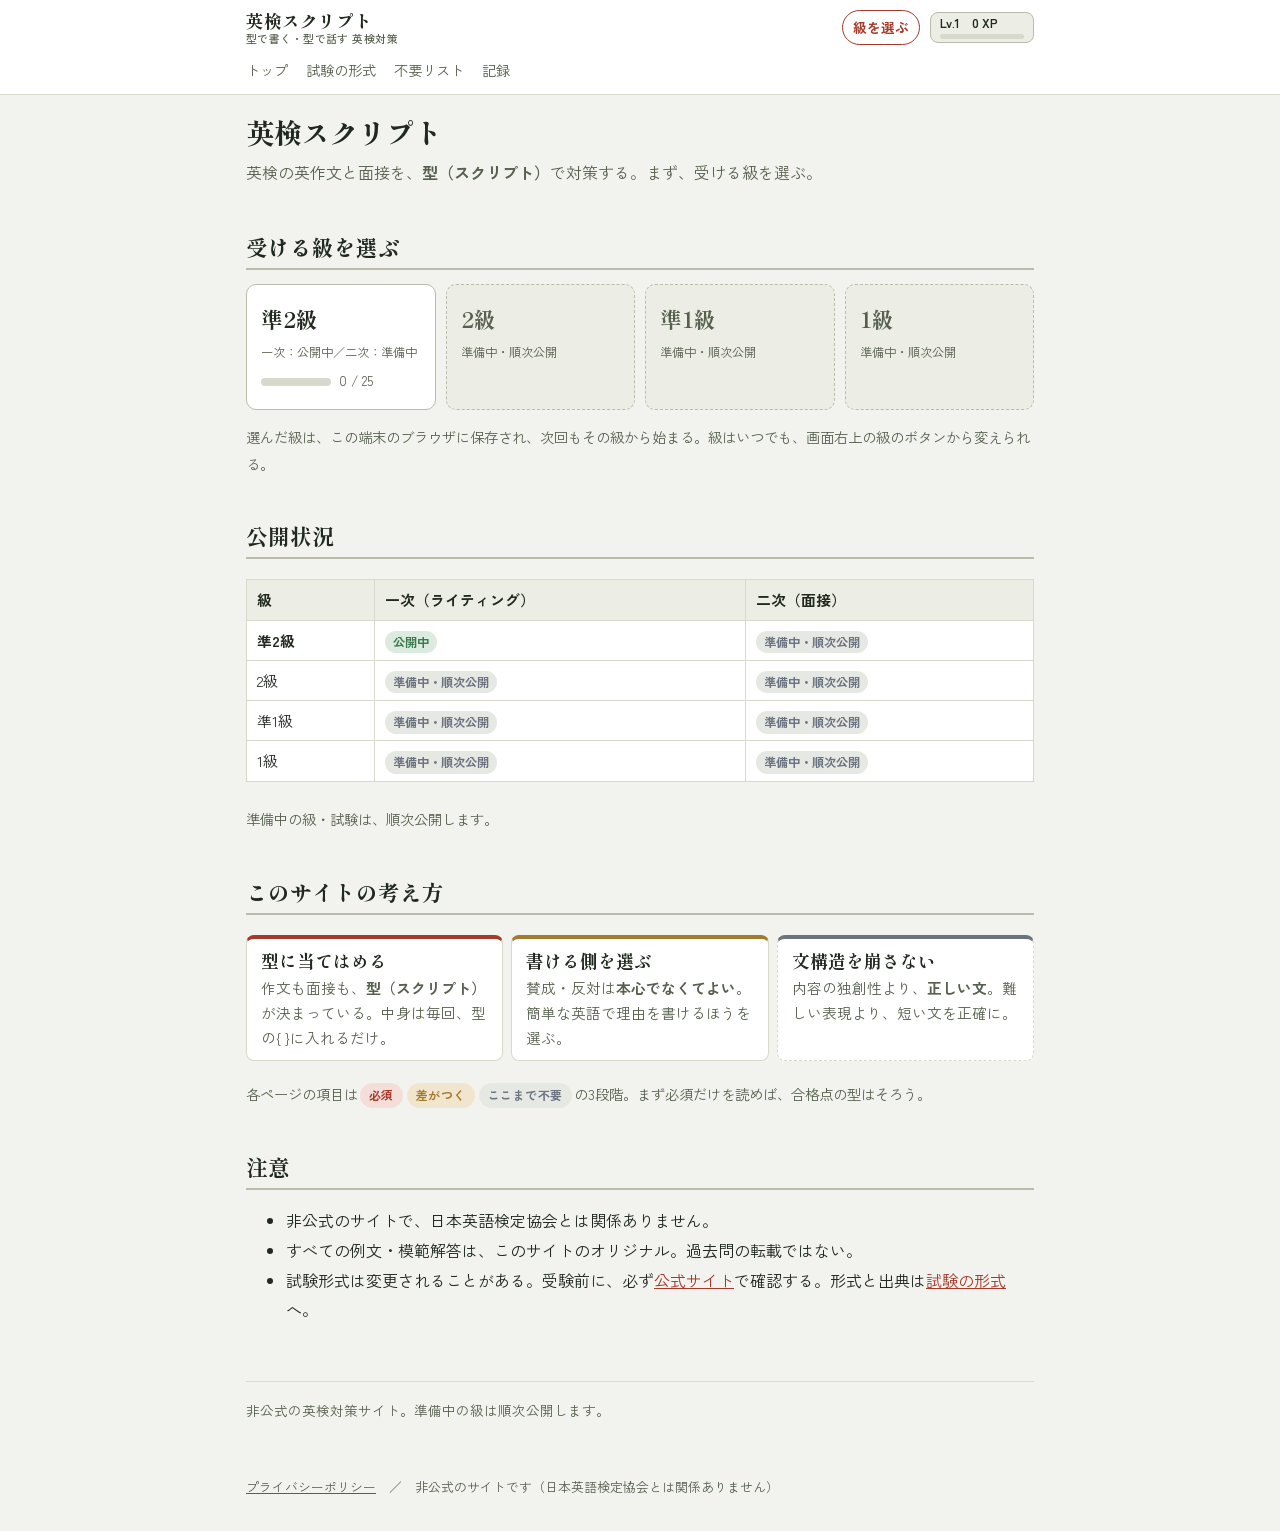
<file: index.html>
<!doctype html>
<html lang="ja">
<head>
<meta charset="utf-8">
<meta name="viewport" content="width=device-width, initial-scale=1">
<title>トップ | 英検スクリプト</title>
<meta name="description" content="英検（実用英語技能検定）の英作文と面接を、型（スクリプト）で対策する非公式の無料サイト。受ける級を選んで始める。">
<script async src="https://pagead2.googlesyndication.com/pagead/js/adsbygoogle.js?client=ca-pub-1744436882685241"
     crossorigin="anonymous"></script>
<link rel="icon" href="data:image/svg+xml,<svg xmlns=%22http://www.w3.org/2000/svg%22 viewBox=%220 0 100 100%22><text y=%22.9em%22 font-size=%2290%22>%F0%9F%97%A3%EF%B8%8F</text></svg>">
<link rel="stylesheet" href="https://fonts.googleapis.com/css2?family=Shippori+Mincho:wght@500;600;800&family=Zen+Kaku+Gothic+New:wght@400;500;700;900&display=swap">
<link rel="stylesheet" href="assets/style.css">
</head>
<body data-mode="core" data-grade="all">
<header class="site-head"><div class="wrap">
  <div class="head-row">
    <a class="brand" href="index.html">英検スクリプト<small>型で書く・型で話す 英検対策</small></a>
    <a class="gpick" href="index.html#grades" data-gpick>級を選ぶ</a>
  </div>
  <nav class="nav" aria-label="メインメニュー">
    <a href="index.html" data-nav="hub">トップ</a>
    <a href="exam.html">試験の形式</a>
    <a href="skip-list.html">不要リスト</a>
    <a href="progress.html">記録</a>
  </nav>
</div></header>

<main class="wrap">

  <div class="crumbs" id="crumbs"></div>
  <h1>英検スクリプト</h1>
  <p class="lead">英検の英作文と面接を、<b>型（スクリプト）</b>で対策する。まず、受ける級を選ぶ。</p>
  <div class="resume" id="resume" hidden></div>
  <h2 id="grades">受ける級を選ぶ</h2>
  <div class="gcards">
    <a class="gcard" href="grade-p2.html" data-pick="p2"><b>準2級</b><span class="gsub">一次：公開中／二次：準備中</span><span class="gprog" data-gprog="p2"></span></a>
    <a class="gcard off" href="grade-2.html" data-pick="2"><b>2級</b><span class="gsub">準備中・順次公開</span></a>
    <a class="gcard off" href="grade-p1.html" data-pick="p1"><b>準1級</b><span class="gsub">準備中・順次公開</span></a>
    <a class="gcard off" href="grade-1.html" data-pick="1"><b>1級</b><span class="gsub">準備中・順次公開</span></a>
  </div>
  <p class="note">選んだ級は、この端末のブラウザに保存され、次回もその級から始まる。級はいつでも、画面右上の級のボタンから変えられる。</p>
  <h2>公開状況</h2>
    <div class="tablewrap"><table>
      <tr><th>級</th><th>一次（ライティング）</th><th>二次（面接）</th></tr>
      <tr><td><b>準2級</b></td><td><span class="st on">公開中</span></td><td><span class="st off">準備中・順次公開</span></td></tr>
      <tr><td>2級</td><td><span class="st off">準備中・順次公開</span></td><td><span class="st off">準備中・順次公開</span></td></tr>
      <tr><td>準1級</td><td><span class="st off">準備中・順次公開</span></td><td><span class="st off">準備中・順次公開</span></td></tr>
      <tr><td>1級</td><td><span class="st off">準備中・順次公開</span></td><td><span class="st off">準備中・順次公開</span></td></tr>
    </table></div>
  <p class="note">準備中の級・試験は、順次公開します。</p>
  <h2>このサイトの考え方</h2>
  <div class="tiers">
    <div class="tier-card must"><h3>型に当てはめる</h3><p>作文も面接も、<b>型（スクリプト）</b>が決まっている。中身は毎回、型の{ }に入れるだけ。</p></div>
    <div class="tier-card core"><h3>書ける側を選ぶ</h3><p>賛成・反対は<b>本心でなくてよい</b>。簡単な英語で理由を書けるほうを選ぶ。</p></div>
    <div class="tier-card skip"><h3>文構造を崩さない</h3><p>内容の独創性より、<b>正しい文</b>。難しい表現より、短い文を正確に。</p></div>
  </div>
  <p class="note">各ページの項目は<span class="tier tier-must">必須</span><span class="tier tier-core">差がつく</span><span class="tier tier-skip">ここまで不要</span>の3段階。まず必須だけを読めば、合格点の型はそろう。</p>
  <h2>注意</h2>
  <ul>
    <li>非公式のサイトで、日本英語検定協会とは関係ありません。</li>
    <li>すべての例文・模範解答は、このサイトのオリジナル。過去問の転載ではない。</li>
    <li>試験形式は変更されることがある。受験前に、必ず<a href="https://www.eiken.or.jp/">公式サイト</a>で確認する。形式と出典は<a href="exam.html">試験の形式</a>へ。</li>
  </ul>
  <footer>
    非公式の英検対策サイト。準備中の級は順次公開します。
  </footer>
</main>
<p class="site-foot wrap"><a href="privacy.html">プライバシーポリシー</a>　／　非公式のサイトです（日本英語検定協会とは関係ありません）</p>
<script src="assets/manifest.js"></script>
<script src="assets/app.js"></script>
</body>
</html>
</file>
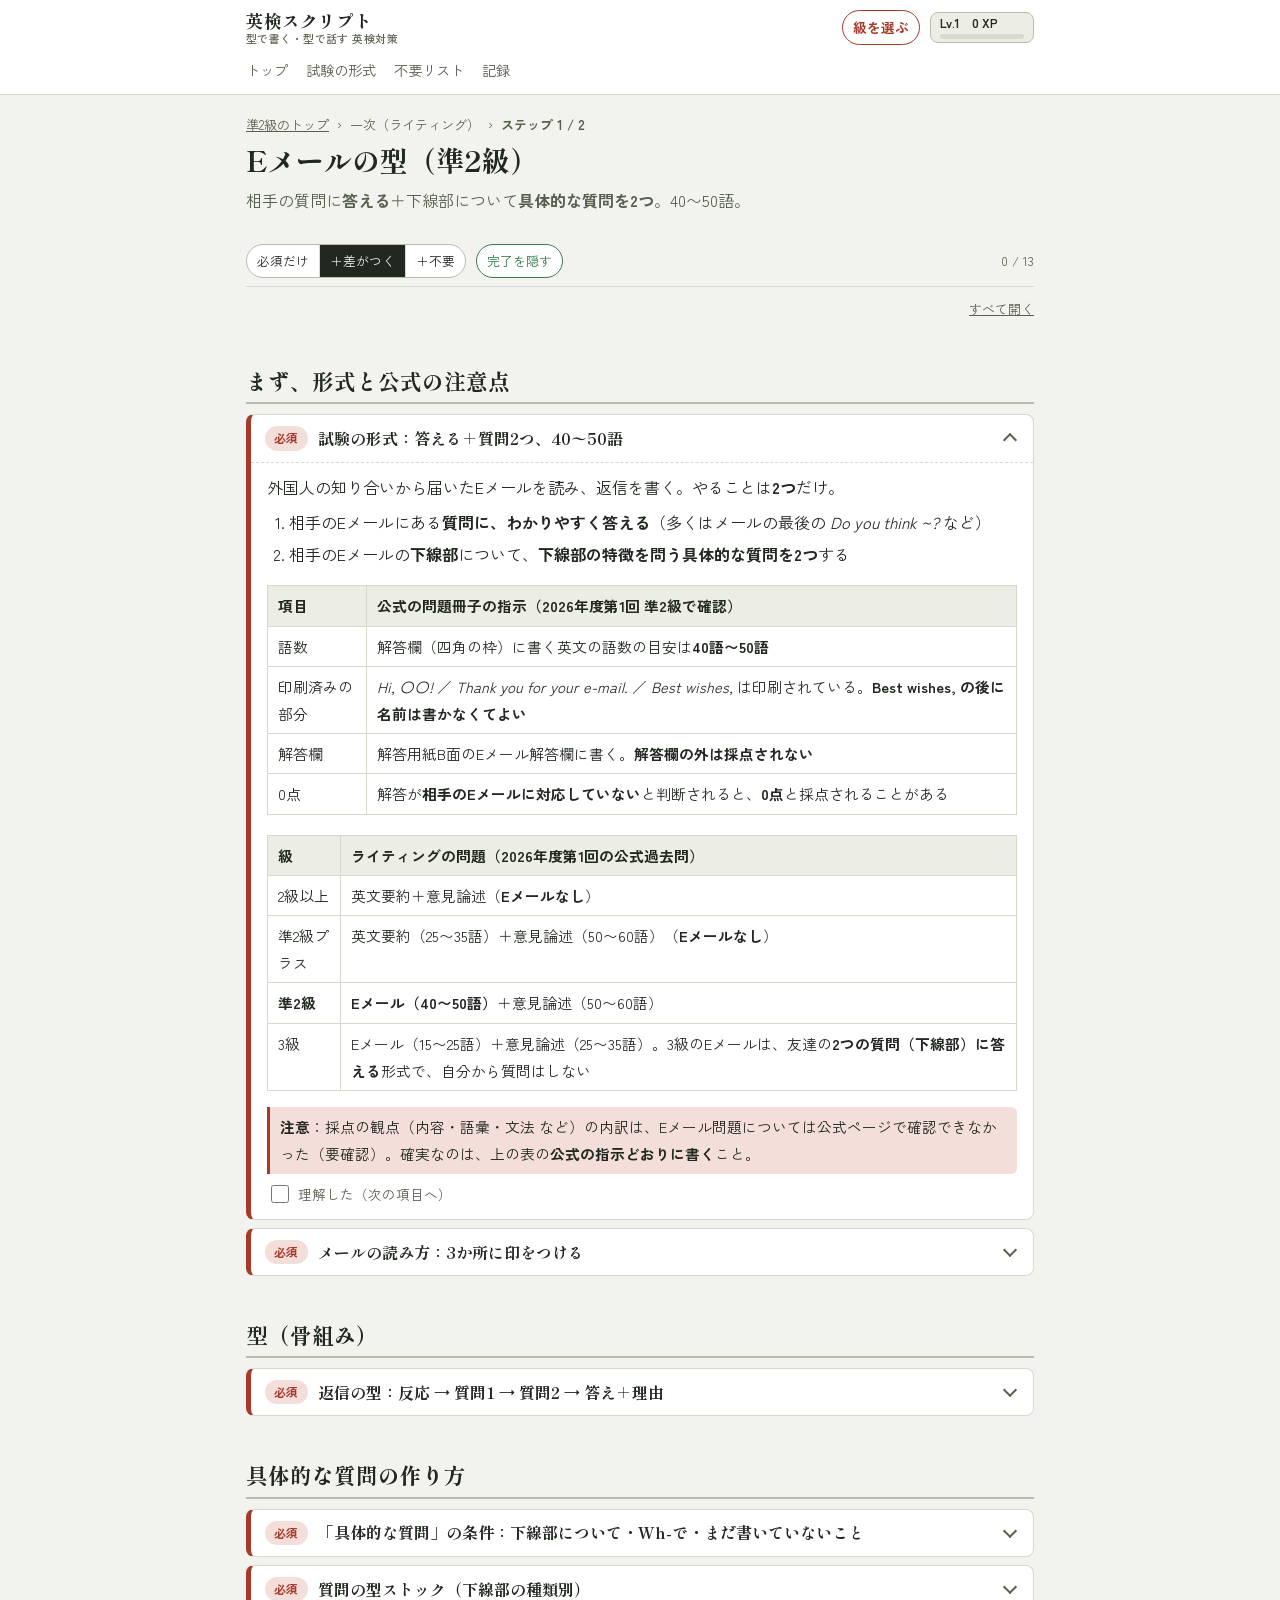
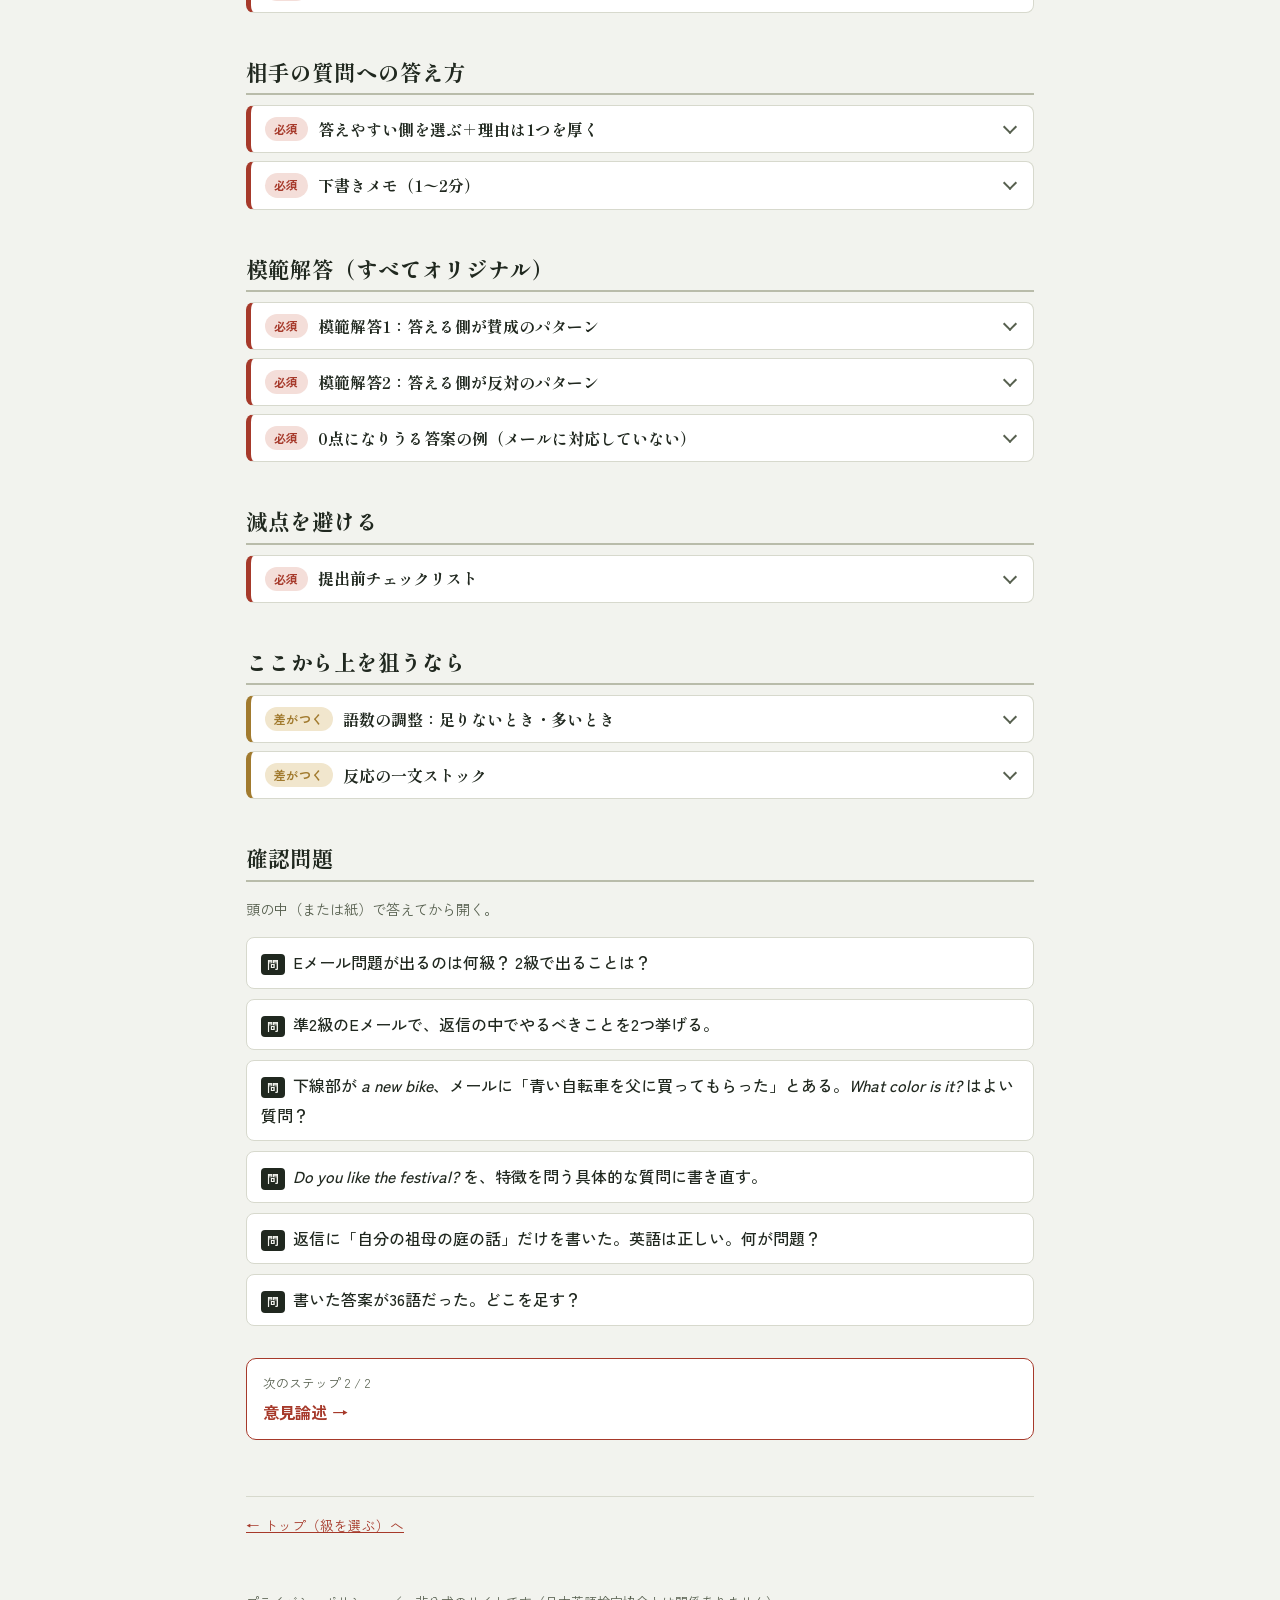
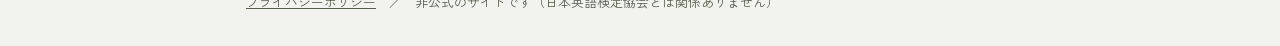
<file: email.html>
<!doctype html>
<html lang="ja">
<head>
<meta charset="utf-8">
<meta name="viewport" content="width=device-width, initial-scale=1">
<title>Eメール（返信メール）の型【準2級】 | 英検スクリプト</title>
<meta name="description" content="相手の質問に答える＋下線部について具体的な質問を2つ。40〜50語。">
<script async src="https://pagead2.googlesyndication.com/pagead/js/adsbygoogle.js?client=ca-pub-1744436882685241"
     crossorigin="anonymous"></script>
<link rel="icon" href="data:image/svg+xml,<svg xmlns=%22http://www.w3.org/2000/svg%22 viewBox=%220 0 100 100%22><text y=%22.9em%22 font-size=%2290%22>%F0%9F%97%A3%EF%B8%8F</text></svg>">
<link rel="stylesheet" href="https://fonts.googleapis.com/css2?family=Shippori+Mincho:wght@500;600;800&family=Zen+Kaku+Gothic+New:wght@400;500;700;900&display=swap">
<link rel="stylesheet" href="assets/style.css">
</head>
<body data-mode="core" data-grade="all" data-page-grades="p2">
<header class="site-head"><div class="wrap">
  <div class="head-row">
    <a class="brand" href="index.html">英検スクリプト<small>型で書く・型で話す 英検対策</small></a>
    <a class="gpick" href="index.html#grades" data-gpick>級を選ぶ</a>
  </div>
  <nav class="nav" aria-label="メインメニュー">
    <a href="index.html" data-nav="hub">トップ</a>
    <a href="exam.html">試験の形式</a>
    <a href="skip-list.html">不要リスト</a>
    <a href="progress.html">記録</a>
  </nav>
</div></header>

<main class="wrap">

  <div class="crumbs" id="crumbs"></div>
  <h1>Eメールの型（準2級）</h1>
  <p class="lead">相手の質問に<b>答える</b>＋下線部について<b>具体的な質問を2つ</b>。40〜50語。</p>
  <div class="toolbar"><div class="wrap">
    <div class="filter" role="group" aria-label="表示する範囲">
      <span class="seg"><button type="button" data-mode="must">必須だけ</button><button type="button" data-mode="core">＋差がつく</button><button type="button" data-mode="all">＋不要</button></span>
      <span class="prog" id="prog"></span>
    </div></div></div>
  <p class="openall"><button type="button" data-openall>すべて開く</button></p>

  <h2>まず、形式と公式の注意点</h2>
  <article class="item" data-tier="must" data-grade="p2" id="em-format">
    <details class="ib"><summary><span class="tier tier-must">必須</span><h3>試験の形式：答える＋質問2つ、40〜50語</h3><span class="gchips"><span class="gchip">準2級</span></span><span class="dmark" aria-label="理解した">✓</span></summary>
    <div class="ibody">
    <p>外国人の知り合いから届いたEメールを読み、返信を書く。やることは<b>2つ</b>だけ。</p>
    <ol><li>相手のEメールにある<b>質問に、わかりやすく答える</b>（多くはメールの最後の <i>Do you think ~?</i> など）</li><li>相手のEメールの<b>下線部</b>について、<b>下線部の特徴を問う具体的な質問を2つ</b>する</li></ol>
    <div class="tablewrap"><table>
      <tr><th>項目</th><th>公式の問題冊子の指示（2026年度第1回 準2級で確認）</th></tr>
      <tr><td>語数</td><td>解答欄（四角の枠）に書く英文の語数の目安は<b>40語〜50語</b></td></tr>
      <tr><td>印刷済みの部分</td><td><i>Hi, 〇〇!</i> ／ <i>Thank you for your e-mail.</i> ／ <i>Best wishes,</i> は印刷されている。<b>Best wishes, の後に名前は書かなくてよい</b></td></tr>
      <tr><td>解答欄</td><td>解答用紙B面のEメール解答欄に書く。<b>解答欄の外は採点されない</b></td></tr>
      <tr><td>0点</td><td>解答が<b>相手のEメールに対応していない</b>と判断されると、<b>0点</b>と採点されることがある</td></tr>
    </table></div>
    <div class="tablewrap"><table>
      <tr><th>級</th><th>ライティングの問題（2026年度第1回の公式過去問）</th></tr>
      <tr><td>2級以上</td><td>英文要約＋意見論述（<b>Eメールなし</b>）</td></tr>
      <tr><td>準2級プラス</td><td>英文要約（25〜35語）＋意見論述（50〜60語）（<b>Eメールなし</b>）</td></tr>
      <tr><td><b>準2級</b></td><td><b>Eメール（40〜50語）</b>＋意見論述（50〜60語）</td></tr>
      <tr><td>3級</td><td>Eメール（15〜25語）＋意見論述（25〜35語）。3級のEメールは、友達の<b>2つの質問（下線部）に答える</b>形式で、自分から質問はしない</td></tr>
    </table></div>
    <p class="warn"><b>注意</b>：採点の観点（内容・語彙・文法 など）の内訳は、Eメール問題については公式ページで確認できなかった（要確認）。確実なのは、上の表の<b>公式の指示どおりに書く</b>こと。</p>
    <label class="done"><input type="checkbox" data-id="em-format"> 理解した（次の項目へ）</label>
    </div></details>
  </article>

  <article class="item" data-tier="must" data-grade="p2" id="em-read">
    <details class="ib"><summary><span class="tier tier-must">必須</span><h3>メールの読み方：3か所に印をつける</h3><span class="gchips"><span class="gchip">準2級</span></span><span class="dmark" aria-label="理解した">✓</span></summary>
    <div class="ibody">
    <p>書き始める前に、相手のメールに<b>3か所</b>印をつける。これで、書くことがほぼ決まる。</p>
    <div class="tablewrap"><table>
      <tr><th>印</th><th>探すもの</th><th>返信での使い道</th></tr>
      <tr><td>① 下線部</td><td><b>下線が引かれた語句</b>（例：<i>a small vegetable garden</i>）</td><td>質問2つの<b>対象</b>。質問は必ずこれについて聞く</td></tr>
      <tr><td>② 相手の質問</td><td>メール中の <b>?</b> で終わる文（多くは最後）</td><td>返信の後半で<b>答える</b></td></tr>
      <tr><td>③ もう書いてある情報</td><td>下線部について、メールにすでに書かれていること（誰と・何を・いつ）</td><td><b>聞かないリスト</b>。これを質問すると「読んでいない」質問になる</td></tr>
    </table></div>
    <p class="tip"><b>ポイント</b>：③を先に消しておくと、質問を選ぶのが速い。例：「トマトときゅうりを植えた」と書いてあれば、<i>What did you plant?</i> は聞かない。</p>
    <p class="warn"><b>注意</b>：相手の質問（②）は、下線部と<b>直接は関係しない一般的な問い</b>（例：若い人はもっと〜すべきか）になっていることが多い。<b>下線部への質問と、相手の質問への答えを混ぜない</b>。</p>
    <label class="done"><input type="checkbox" data-id="em-read"> 理解した（次の項目へ）</label>
    </div></details>
  </article>

  <h2>型（骨組み）</h2>
  <article class="item" data-tier="must" data-grade="p2" id="em-skeleton">
    <details class="ib"><summary><span class="tier tier-must">必須</span><h3>返信の型：反応 → 質問1 → 質問2 → 答え＋理由</h3><span class="gchips"><span class="gchip">準2級</span></span><span class="dmark" aria-label="理解した">✓</span></summary>
    <div class="ibody">
    <p>印刷済みの <i>Hi, 〇〇! / Thank you for your e-mail.</i> の<b>続き</b>から書く。骨組みは毎回同じ。</p>
    <div class="tablewrap"><table>
      <tr><th>部</th><th>役割</th><th>使う型（{ }に入れる）</th><th>語数の目安</th></tr>
      <tr><td>① 反応</td><td>下線部の話への一言</td><td>That sounds <span class="slot">fun / exciting</span>. ／ I'm glad <span class="slot">you ~</span>.</td><td>5語前後</td></tr>
      <tr><td>② 質問1</td><td>下線部の特徴を聞く</td><td><span class="slot">How big / What kind of ~</span> is <span class="slot">it</span>?</td><td>5〜8語</td></tr>
      <tr><td>③ 質問2</td><td>別の切り口で聞く</td><td>Also, <span class="slot">when / where / who</span> <span class="slot">~</span>?</td><td>5〜10語</td></tr>
      <tr><td>④ 答え</td><td>相手の質問に答える</td><td>About your question, I think <span class="slot">意見</span>.</td><td>8〜12語</td></tr>
      <tr><td>⑤ 理由</td><td>答えの理由を1〜2文</td><td><span class="slot">理由</span>, and <span class="slot">補足</span>. ／ <span class="slot">理由</span>, so <span class="slot">結果</span>.</td><td>15〜20語</td></tr>
    </table></div>
    <div class="script"><div class="script-head"><span>穴埋めテンプレ（赤字を差し替える）</span></div>
      <p class="sline n"><span class="who">メモ</span><span class="txt">① <span class="slot">That sounds fun</span>.</span></p>
      <p class="sline n"><span class="who">メモ</span><span class="txt">② <span class="slot">How big</span> is <span class="slot">your garden</span>?</span></p>
      <p class="sline n"><span class="who">メモ</span><span class="txt">③ Also, <span class="slot">when can you pick your first tomatoes</span>?</span></p>
      <p class="sline n"><span class="who">メモ</span><span class="txt">④ About your question, I think <span class="slot">more young people should try it</span>.</span></p>
      <p class="sline n"><span class="who">メモ</span><span class="txt">⑤ <span class="slot">Growing vegetables helps them learn where their food comes from</span>, and <span class="slot">it is also a good way to relax</span>.</span></p>
    </div>
    <p class="tip"><b>ポイント</b>：①〜③を先、④⑤を後にすると、<b>質問2つを書き忘れない</b>。答えを先に書く順番（④⑤→②③）でもよいが、その場合は <i>By the way, I have two questions about ~.</i> などでつなぐ。</p>
    <p class="line"><b>線引き</b>：意見論述のような<b>結論の言い直しは不要</b>。語数を食うだけ。<i>Best wishes,</i> は印刷済みなので、締めの文も要らない。</p>
    <label class="done"><input type="checkbox" data-id="em-skeleton"> 理解した（次の項目へ）</label>
    </div></details>
  </article>

  <h2>具体的な質問の作り方</h2>
  <article class="item" data-tier="must" data-grade="p2" id="em-question-make">
    <details class="ib"><summary><span class="tier tier-must">必須</span><h3>「具体的な質問」の条件：下線部について・Wh-で・まだ書いていないこと</h3><span class="gchips"><span class="gchip">準2級</span></span><span class="dmark" aria-label="理解した">✓</span></summary>
    <div class="ibody">
    <p>公式の指示は<b>「下線部の特徴を問う具体的な質問を2つ」</b>。次の3つを満たせば、ほぼ外さない。</p>
    <ol><li><b>下線部そのものについて</b>聞く（相手の家族・学校など、下線部の外の話を聞かない）</li><li><b>When / Where / What / Who / Why / How</b> で始める（Yes/No で答えが終わる質問より、特徴を聞いていることがはっきりする）</li><li>メールに<b>もう書いてあること</b>は聞かない（読み方の③）</li></ol>
    <div class="tablewrap"><table>
      <tr><th>弱い質問</th><th>理由</th><th>具体的な質問</th></tr>
      <tr><td>Do you like your garden?</td><td>Yes/Noで終わる。特徴を聞いていない</td><td><b>How big</b> is your garden?</td></tr>
      <tr><td>What did you plant?</td><td>トマトときゅうりと<b>書いてある</b></td><td><b>When</b> can you pick your first tomatoes?</td></tr>
      <tr><td>Is your father kind?</td><td>下線部（庭）ではなく<b>人</b>の話</td><td><b>What kind of</b> tools do you use in the garden?</td></tr>
      <tr><td>What is a garden?</td><td>特徴ではない／相手に失礼</td><td><b>How often</b> do you work in the garden?</td></tr>
    </table></div>
    <p class="tip"><b>ポイント</b>：質問は<b>2つで別々の切り口</b>にする（大きさ＋時期、場所＋料金 など）。同じことを言い換えた2つは、実質1つと見られるおそれがある。</p>
    <p class="warn"><b>注意</b>：質問を3つ以上書く必要はない。語数を使い切ってしまい、<b>相手の質問への答え</b>が書けなくなるほうが危ない。</p>
    <label class="done"><input type="checkbox" data-id="em-question-make"> 理解した（次の項目へ）</label>
    </div></details>
  </article>

  <article class="item" data-tier="must" data-grade="p2" id="em-question-stock">
    <details class="ib"><summary><span class="tier tier-must">必須</span><h3>質問の型ストック（下線部の種類別）</h3><span class="gchips"><span class="gchip">準2級</span></span><span class="dmark" aria-label="理解した">✓</span></summary>
    <div class="ibody">
    <p>下線部は、だいたい<b>「もの」「場所」「イベント・活動」「人」</b>のどれか。種類ごとに2つずつ型を持っておく。</p>
    <div class="tablewrap"><table>
      <tr><th>下線部の種類</th><th>質問1</th><th>質問2</th></tr>
      <tr><td>もの（新しい自転車・アプリ など）</td><td>How much did <span class="slot">it</span> cost?</td><td>What color is <span class="slot">it</span>? ／ Where did you buy <span class="slot">it</span>?</td></tr>
      <tr><td>場所（新しい店・図書館 など）</td><td>Where exactly is <span class="slot">it</span>?</td><td>What time does <span class="slot">it</span> open / close?</td></tr>
      <tr><td>イベント（祭り・大会 など）</td><td>When will <span class="slot">it</span> be held?</td><td>How many people will join <span class="slot">it</span>?</td></tr>
      <tr><td>活動（部活・習い事 など）</td><td>How often do you <span class="slot">practice</span>?</td><td>Who teaches <span class="slot">you</span>?</td></tr>
      <tr><td>人（留学生・新しい先生 など）</td><td>Where is <span class="slot">he / she</span> from?</td><td>What is <span class="slot">he / she</span> interested in?</td></tr>
      <tr><td>食べ物・料理</td><td>What does <span class="slot">it</span> taste like?</td><td>Is <span class="slot">it</span> difficult to make? → How long does it take to make?</td></tr>
    </table></div>
    <p class="tip"><b>ポイント</b>：迷ったら <b>How big / How much / How long / How often / What time / Where</b> のどれかで作る。どの下線部にも1つは当てはまる。</p>
    <label class="done"><input type="checkbox" data-id="em-question-stock"> 理解した（次の項目へ）</label>
    </div></details>
  </article>

  <h2>相手の質問への答え方</h2>
  <article class="item" data-tier="must" data-grade="p2" id="em-answer">
    <details class="ib"><summary><span class="tier tier-must">必須</span><h3>答えやすい側を選ぶ＋理由は1つを厚く</h3><span class="gchips"><span class="gchip">準2級</span></span><span class="dmark" aria-label="理解した">✓</span></summary>
    <div class="ibody">
    <p>相手の質問（例：<i>Do you think students should read more books?</i>）には、意見論述と同じく<b>書ける側を選ぶ</b>。本心でなくてよい。語数が少ないので、<b>理由は1つ</b>をていねいに書けば足りる。</p>
    <div class="script"><div class="script-head"><span>答えの型</span></div>
      <p class="sline n"><span class="who">メモ</span><span class="txt">About your question, I <span class="slot">think / don't think</span> <span class="slot">相手の質問の文をそのまま使う</span>.</span></p>
      <p class="sline n"><span class="who">メモ</span><span class="txt"><span class="slot">理由</span>, so <span class="slot">結果</span>. ／ <span class="slot">理由</span>, and <span class="slot">もう1つの小さな理由</span>.</span></p>
    </div>
    <div class="tablewrap"><table>
      <tr><th>相手の質問</th><th>答えの書き出し（質問の語をそのまま使う）</th></tr>
      <tr><td>Do you think more young people should try growing vegetables?</td><td>I think more young people should try it.</td></tr>
      <tr><td>Do you want to go abroad in the future?</td><td>I want to go abroad someday.</td></tr>
      <tr><td>Which do you like better, A or B?</td><td>I like A better than B.</td></tr>
    </table></div>
    <p class="warn"><b>注意</b>：答えが<b>Yes/Noだけ</b>、理由なし、は「わかりやすく答える」を満たしにくい。<b>答え＋理由</b>をセットで書く。</p>
    <label class="done"><input type="checkbox" data-id="em-answer"> 理解した（次の項目へ）</label>
    </div></details>
  </article>

  <article class="item" data-tier="must" data-grade="p2" id="em-draft">
    <details class="ib"><summary><span class="tier tier-must">必須</span><h3>下書きメモ（1〜2分）</h3><span class="gchips"><span class="gchip">準2級</span></span><span class="dmark" aria-label="理解した">✓</span></summary>
    <div class="ibody">
    <p>本文を書く前に、問題冊子の余白に<b>日本語か単語で</b>メモする。</p>
    <div class="tablewrap"><table>
      <tr><th>メモ欄</th><th>書くこと</th></tr>
      <tr><td>下線部</td><td><span class="slot">何についての質問か</span></td></tr>
      <tr><td>聞かないリスト</td><td><span class="slot">メールにもう書いてあること</span></td></tr>
      <tr><td>質問1 / 質問2</td><td><span class="slot">How big?</span> ／ <span class="slot">When?</span>（切り口が違うか）</td></tr>
      <tr><td>相手の質問への答え</td><td><span class="slot">賛成 / 反対</span> ＋ 理由 <span class="slot">　　</span></td></tr>
      <tr><td>語数の見当</td><td>5＋8＋10＋10＋15 ≒ 48語</td></tr>
    </table></div>
    <p class="tip"><b>ポイント</b>：語数は1語ずつ数えず、<b>1行あたりの語数</b>を練習で覚えておき、行数で見当をつける。</p>
    <label class="done"><input type="checkbox" data-id="em-draft"> 理解した（次の項目へ）</label>
    </div></details>
  </article>

  <h2>模範解答（すべてオリジナル）</h2>
  <article class="item" data-tier="must" data-grade="p2" id="em-model-a">
    <details class="ib"><summary><span class="tier tier-must">必須</span><h3>模範解答1：答える側が賛成のパターン</h3><span class="gchips"><span class="gchip">準2級</span></span><span class="dmark" aria-label="理解した">✓</span></summary>
    <div class="ibody">
    <div class="prompt"><div class="mh">練習用のEメール（オリジナル）</div><p>Hi!</p><p>Last weekend, my father and I started <u>a small vegetable garden</u> behind our house. We planted tomatoes and cucumbers, and I water them every morning before school. My father says growing food teaches us to be patient. Do you think more young people should try growing vegetables?</p><p>Your friend,<br>Ben</p></div>
    <div class="tablewrap"><table>
      <tr><th>印</th><th>このメールでは</th></tr>
      <tr><td>① 下線部</td><td>a small vegetable garden（小さな家庭菜園）</td></tr>
      <tr><td>② 相手の質問</td><td>もっと多くの若者が野菜作りをするべきか</td></tr>
      <tr><td>③ 聞かないリスト</td><td>誰と（父）／何を植えた（トマト・きゅうり）／いつ水をやる（毎朝）</td></tr>
    </table></div>
    <p>解答欄の前後（印刷済み）：<i>Hi, Ben! / Thank you for your e-mail.</i> …… <i>Best wishes,</i></p>
    <div class="model"><div class="mh"><span>返信（解答欄に書く部分）</span><span>46語（目安 40〜50）</span></div><p>That sounds fun. How big is your garden? Also, when can you pick your first tomatoes? About your question, I think more young people should try it. Growing vegetables helps them learn where their food comes from, and it is also a good way to relax.</p></div>
    <p class="tip"><b>ポイント</b>：質問は<b>大きさ（How big）</b>と<b>時期（when）</b>で切り口が違う。どちらもメールに書かれていない情報。答えは <i>I think ~ should try it.</i> と相手の質問の語をそのまま使っている。</p>
    <label class="done"><input type="checkbox" data-id="em-model-a"> 理解した（次の項目へ）</label>
    </div></details>
  </article>

  <article class="item" data-tier="must" data-grade="p2" id="em-model-b">
    <details class="ib"><summary><span class="tier tier-must">必須</span><h3>模範解答2：答える側が反対のパターン</h3><span class="gchips"><span class="gchip">準2級</span></span><span class="dmark" aria-label="理解した">✓</span></summary>
    <div class="ibody">
    <div class="prompt"><div class="mh">練習用のEメール（オリジナル）</div><p>Hi!</p><p>Last month, <u>a new library</u> opened near my house. It has a lot of comic books, and there is also a small café inside. I have been going there after school with my friends, and now I read more books than before. Do you think students should read more books?</p><p>Your friend,<br>Emma</p></div>
    <div class="tablewrap"><table>
      <tr><th>印</th><th>このメールでは</th></tr>
      <tr><td>① 下線部</td><td>a new library（新しい図書館）</td></tr>
      <tr><td>② 相手の質問</td><td>学生はもっと本を読むべきか</td></tr>
      <tr><td>③ 聞かないリスト</td><td>いつできた（先月）／場所（家の近く）／マンガがある・カフェがある</td></tr>
    </table></div>
    <div class="model"><div class="mh"><span>返信（解答欄に書く部分）</span><span>49語（目安 40〜50）</span></div><p>It sounds like a nice place. How many books does the library have? Also, what time does it close on weekends? About your question, I don't think students need to read more books. They are already busy with homework and club activities, so they need more time to rest.</p></div>
    <p class="tip"><b>ポイント</b>：本心は賛成でも、<b>理由を簡単な英語で書けるほう</b>を選んでよい。ここでは「忙しい → 休む時間が必要」という短い因果（so）で1つの理由を書いている。</p>
    <label class="done"><input type="checkbox" data-id="em-model-b"> 理解した（次の項目へ）</label>
    </div></details>
  </article>

  <article class="item" data-tier="must" data-grade="p2" id="em-bad">
    <details class="ib"><summary><span class="tier tier-must">必須</span><h3>0点になりうる答案の例（メールに対応していない）</h3><span class="gchips"><span class="gchip">準2級</span></span><span class="dmark" aria-label="理解した">✓</span></summary>
    <div class="ibody">
    <p>模範解答1と同じメールへの、<b>やってはいけない</b>返信（オリジナル）。英語は正しくても、課題を満たしていない。</p>
    <div class="ex"><p class="en">That's great. I like gardens too. My grandmother has a big garden in the countryside, and I visit her every summer. We grow many kinds of vegetables there. I think gardening is very good for our health because we can eat fresh food and move our bodies.</p><p class="ja">（47語）</p></div>
    <ul><li>下線部（Ben の庭）への<b>質問が1つもない</b></li><li>自分の祖母の庭の話で、<b>相手のメールの内容に応じていない</b></li><li>相手の質問（若者は野菜作りをするべきか）に<b>答えていない</b>（健康の話にずれている）</li></ul>
    <p class="warn"><b>注意</b>：公式の注意：解答が相手のEメールに<b>対応していない</b>と判断された場合は、0点と採点されることがある。</p>
    <label class="done"><input type="checkbox" data-id="em-bad"> 理解した（次の項目へ）</label>
    </div></details>
  </article>

  <h2>減点を避ける</h2>
  <article class="item" data-tier="must" data-grade="p2" id="em-zero-check">
    <details class="ib"><summary><span class="tier tier-must">必須</span><h3>提出前チェックリスト</h3><span class="gchips"><span class="gchip">準2級</span></span><span class="dmark" aria-label="理解した">✓</span></summary>
    <div class="ibody">
    <ul><li>下線部についての<b>質問が2つ</b>あるか（? が2つ）</li><li>2つの質問は<b>下線部について</b>で、<b>メールに書いていないこと</b>を聞いているか</li><li>相手の<b>質問に答えて</b>いるか（答え＋理由）</li><li>語数が<b>40〜50語</b>の目安に収まっているか（印刷済みの Hi / Thank you / Best wishes は数えない）</li><li><b>解答欄の外</b>に書いていないか（採点されない）</li><li><b>疑問文の語順</b>（疑問詞＋do/does/did/be＋主語）と、最後の <b>?</b></li><li>名前を書き足していないか（書く必要はない）</li></ul>
    <p class="tip"><b>ポイント</b>：疑問文の語順ミスは、そのまま文法の失点。<i>Where you bought it?</i> ではなく <b><i>Where did you buy it?</i></b>。自信がなければ <i>How big is ~?</i> のような be動詞の疑問文を選ぶ。</p>
    <label class="done"><input type="checkbox" data-id="em-zero-check"> 理解した（次の項目へ）</label>
    </div></details>
  </article>

  <h2>ここから上を狙うなら</h2>
  <article class="item" data-tier="core" data-grade="p2" id="em-word-adjust">
    <details class="ib"><summary><span class="tier tier-core">差がつく</span><h3>語数の調整：足りないとき・多いとき</h3><span class="gchips"><span class="gchip">準2級</span></span><span class="dmark" aria-label="理解した">✓</span></summary>
    <div class="ibody">
    <div class="tablewrap"><table>
      <tr><th>状況</th><th>やること</th></tr>
      <tr><td>40語に届かない</td><td>⑤理由に <b>so ~ / and ~</b> で結果を1つ足す。①反応に <i>I'm happy to hear that.</i> を足す</td></tr>
      <tr><td>50語を大きく超える</td><td>①反応を短くする（<i>That's great.</i>）。質問の前置き（<i>I want to ask you ~</i>）を消す</td></tr>
    </table></div>
    <p class="tip"><b>ポイント</b>：削るのは①と前置きから。<b>質問2つと答え</b>は削らない。</p>
    <label class="done"><input type="checkbox" data-id="em-word-adjust"> 理解した（次の項目へ）</label>
    </div></details>
  </article>

  <article class="item" data-tier="core" data-grade="p2" id="em-reaction-stock">
    <details class="ib"><summary><span class="tier tier-core">差がつく</span><h3>反応の一文ストック</h3><span class="gchips"><span class="gchip">準2級</span></span><span class="dmark" aria-label="理解した">✓</span></summary>
    <div class="ibody">
    <div class="tablewrap"><table>
      <tr><th>場面</th><th>英語</th></tr>
      <tr><td>楽しそうな話</td><td>That sounds like a lot of fun.</td></tr>
      <tr><td>新しく始めた・手に入れた</td><td>I'm glad to hear that you started ~.</td></tr>
      <tr><td>うらやましい</td><td>I wish I could do that, too.</td></tr>
      <tr><td>驚き</td><td>Wow, that's amazing!</td></tr>
    </table></div>
    <p class="tip"><b>ポイント</b>：反応は<b>1文だけ</b>。自分の体験談を長く書くと、メールへの対応がぼやける（0点例を参照）。</p>
    <label class="done"><input type="checkbox" data-id="em-reaction-stock"> 理解した（次の項目へ）</label>
    </div></details>
  </article>

  <h2>ここまでは不要</h2>
  <article class="item" data-tier="skip" data-grade="p2" id="em-skip-closing">
    <details class="ib"><summary><span class="tier tier-skip">ここまで不要</span><h3>結びの定型文（I'm looking forward to your reply. など）</h3><span class="gchips"><span class="gchip">準2級</span></span><span class="dmark" aria-label="理解した">✓</span></summary>
    <div class="ibody">
    <p>返信の最後に結びの文を入れる答案は多いが、<i>Best wishes,</i> は印刷済み。</p>
    <p class="line"><b>線引き</b>：結びの文は採点上の必須要素ではない。<b>語数が40語に届かないときの調整用</b>として持っておけば十分。</p>
    <label class="done"><input type="checkbox" data-id="em-skip-closing"> 理解した（次の項目へ）</label>
    </div></details>
  </article>

  <article class="item" data-tier="skip" data-grade="p2" id="em-skip-format">
    <details class="ib"><summary><span class="tier tier-skip">ここまで不要</span><h3>件名・署名・手紙の書式を覚える</h3><span class="gchips"><span class="gchip">準2級</span></span><span class="dmark" aria-label="理解した">✓</span></summary>
    <div class="ibody">
    <p>件名、日付、宛名、署名の書き方などのメールの書式。</p>
    <p class="line"><b>線引き</b>：書き出し（Hi, 〇〇! / Thank you for your e-mail.）と Best wishes, は印刷済みで、名前も書かなくてよい。<b>書式の暗記は不要</b>。</p>
    <label class="done"><input type="checkbox" data-id="em-skip-format"> 理解した（次の項目へ）</label>
    </div></details>
  </article>

  <section class="quiz">
    <h2>確認問題</h2>
    <p class="note">頭の中（または紙）で答えてから開く。</p>
    <details class="q"><summary>Eメール問題が出るのは何級？ 2級で出ることは？</summary>
      <div class="ans"><p><b class="a">準2級。</b>2級・準1級・1級と準2級プラスには出ない（2級以上は要約＋意見論述）。3級にもEメールはあるが、2つの質問に答える形式で、語数も15〜25語と違う。</p></div></details>
    <details class="q"><summary>準2級のEメールで、返信の中でやるべきことを2つ挙げる。</summary>
      <div class="ans"><p><b class="a">①相手のメールの質問にわかりやすく答える ②下線部の特徴を問う具体的な質問を2つする。</b>語数の目安は40〜50語。</p></div></details>
    <details class="q"><summary>下線部が <i>a new bike</i>、メールに「青い自転車を父に買ってもらった」とある。<i>What color is it?</i> はよい質問？</summary>
      <div class="ans"><p><b class="a">よくない。</b>色（青）はメールに書いてある。例：<i>How much did it cost?</i> ／ <i>Where do you usually ride it?</i></p></div></details>
    <details class="q"><summary><i>Do you like the festival?</i> を、特徴を問う具体的な質問に書き直す。</summary>
      <div class="ans"><p>例：<i>When will the festival be held?</i> ／ <i>How many people come to the festival?</i>（Wh- で、祭りそのものの特徴を聞く）</p></div></details>
    <details class="q"><summary>返信に「自分の祖母の庭の話」だけを書いた。英語は正しい。何が問題？</summary>
      <div class="ans"><p><b class="a">相手のメールに対応していない。</b>下線部への質問も、相手の質問への答えもない。公式の注意では、0点と採点されることがある。</p></div></details>
    <details class="q"><summary>書いた答案が36語だった。どこを足す？</summary>
      <div class="ans"><p><b class="a">答えの理由に so / and で結果を1つ足す</b>か、反応の一文を足す。質問を3つ目に増やすより、答えを厚くするほうが安全。</p></div></details>
  </section>

  <div class="nextstep" id="nextstep"></div>
  <footer>
    <a href="index.html">← トップ（級を選ぶ）へ</a>
  </footer>
</main>
<p class="site-foot wrap"><a href="privacy.html">プライバシーポリシー</a>　／　非公式のサイトです（日本英語検定協会とは関係ありません）</p>
<script src="assets/manifest.js"></script>
<script src="assets/app.js"></script>
</body>
</html>
</file>
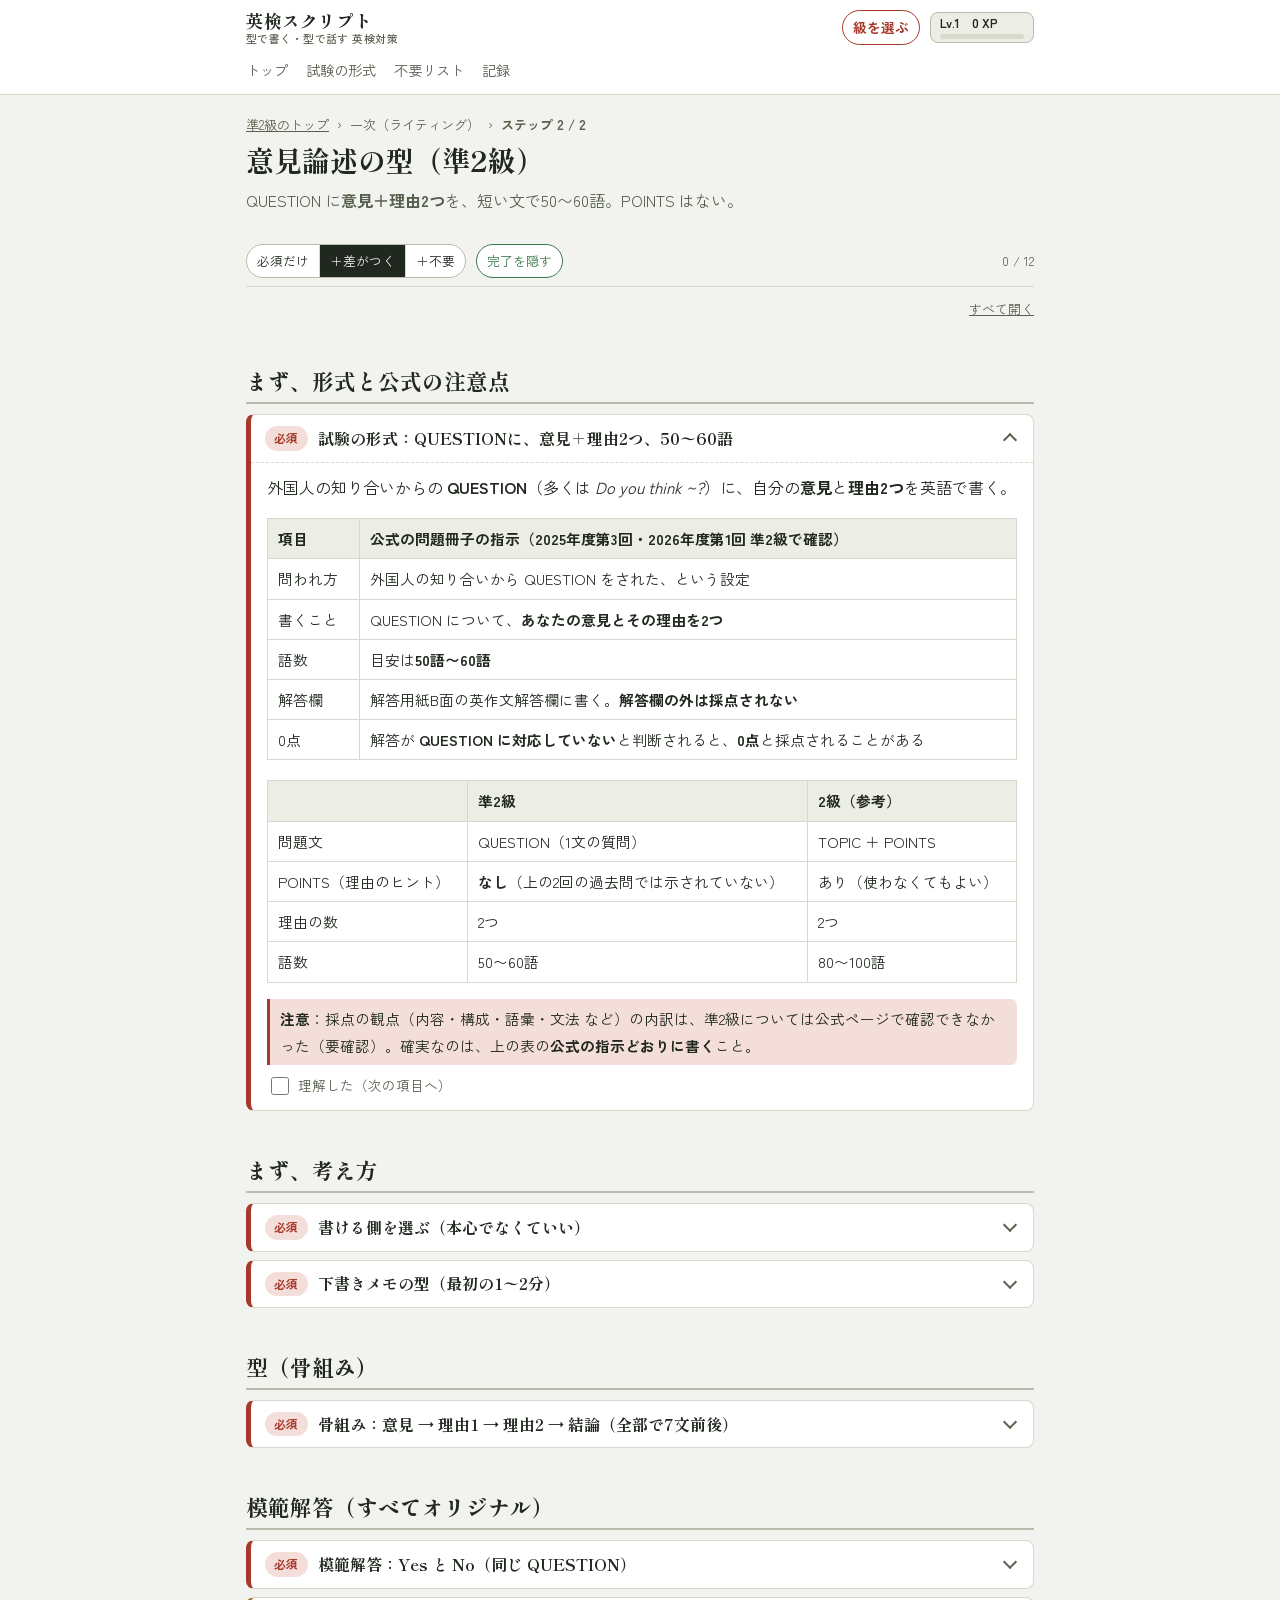
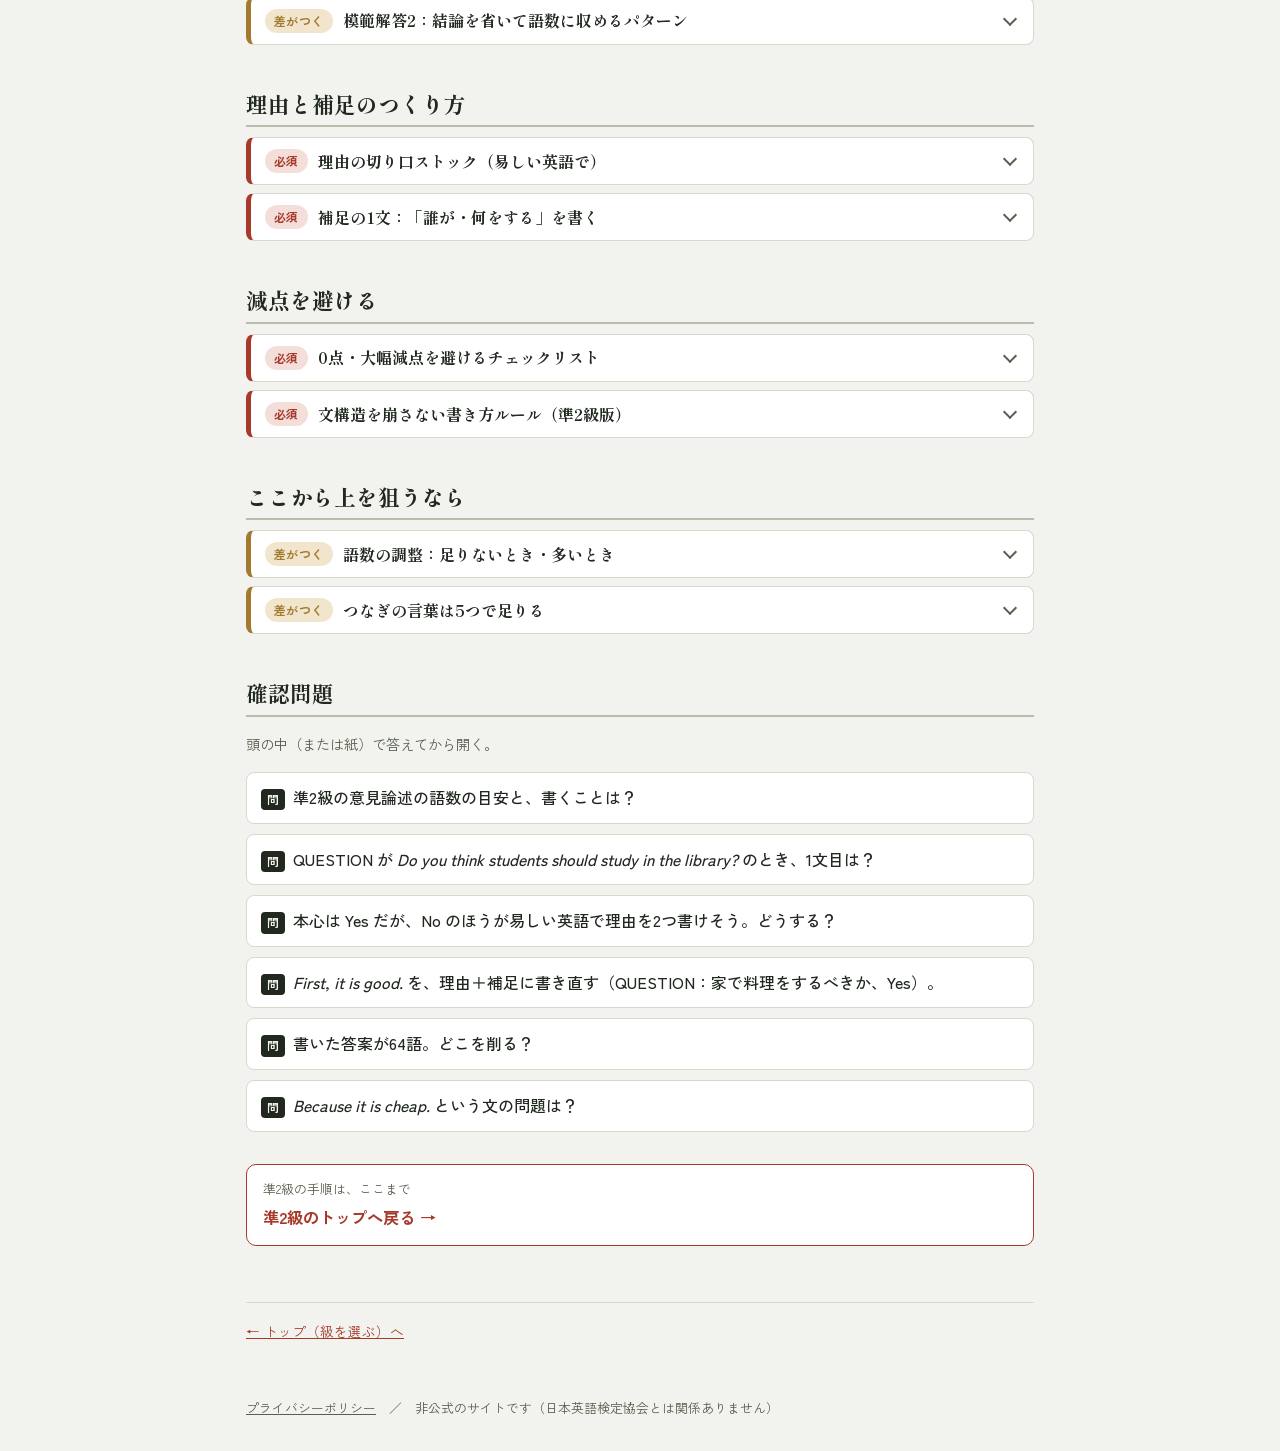
<file: essay-p2.html>
<!doctype html>
<html lang="ja">
<head>
<meta charset="utf-8">
<meta name="viewport" content="width=device-width, initial-scale=1">
<title>意見論述（英作文）の型【準2級】 | 英検スクリプト</title>
<meta name="description" content="QUESTION に意見＋理由2つを、短い文で50〜60語。POINTS はない。">
<script async src="https://pagead2.googlesyndication.com/pagead/js/adsbygoogle.js?client=ca-pub-1744436882685241"
     crossorigin="anonymous"></script>
<link rel="icon" href="data:image/svg+xml,<svg xmlns=%22http://www.w3.org/2000/svg%22 viewBox=%220 0 100 100%22><text y=%22.9em%22 font-size=%2290%22>%F0%9F%97%A3%EF%B8%8F</text></svg>">
<link rel="stylesheet" href="https://fonts.googleapis.com/css2?family=Shippori+Mincho:wght@500;600;800&family=Zen+Kaku+Gothic+New:wght@400;500;700;900&display=swap">
<link rel="stylesheet" href="assets/style.css">
</head>
<body data-mode="core" data-grade="all" data-page-grades="p2">
<header class="site-head"><div class="wrap">
  <div class="head-row">
    <a class="brand" href="index.html">英検スクリプト<small>型で書く・型で話す 英検対策</small></a>
    <a class="gpick" href="index.html#grades" data-gpick>級を選ぶ</a>
  </div>
  <nav class="nav" aria-label="メインメニュー">
    <a href="index.html" data-nav="hub">トップ</a>
    <a href="exam.html">試験の形式</a>
    <a href="skip-list.html">不要リスト</a>
    <a href="progress.html">記録</a>
  </nav>
</div></header>

<main class="wrap">

  <div class="crumbs" id="crumbs"></div>
  <h1>意見論述の型（準2級）</h1>
  <p class="lead">QUESTION に<b>意見＋理由2つ</b>を、短い文で50〜60語。POINTS はない。</p>
  <div class="toolbar"><div class="wrap">
    <div class="filter" role="group" aria-label="表示する範囲">
      <span class="seg"><button type="button" data-mode="must">必須だけ</button><button type="button" data-mode="core">＋差がつく</button><button type="button" data-mode="all">＋不要</button></span>
      <span class="prog" id="prog"></span>
    </div></div></div>
  <p class="openall"><button type="button" data-openall>すべて開く</button></p>

  <h2>まず、形式と公式の注意点</h2>
  <article class="item" data-tier="must" data-grade="p2" id="ep2-format">
    <details class="ib"><summary><span class="tier tier-must">必須</span><h3>試験の形式：QUESTIONに、意見＋理由2つ、50〜60語</h3><span class="gchips"><span class="gchip">準2級</span></span><span class="dmark" aria-label="理解した">✓</span></summary>
    <div class="ibody">
    <p>外国人の知り合いからの <b>QUESTION</b>（多くは <i>Do you think ~?</i>）に、自分の<b>意見</b>と<b>理由2つ</b>を英語で書く。</p>
    <div class="tablewrap"><table>
      <tr><th>項目</th><th>公式の問題冊子の指示（2025年度第3回・2026年度第1回 準2級で確認）</th></tr>
      <tr><td>問われ方</td><td>外国人の知り合いから QUESTION をされた、という設定</td></tr>
      <tr><td>書くこと</td><td>QUESTION について、<b>あなたの意見とその理由を2つ</b></td></tr>
      <tr><td>語数</td><td>目安は<b>50語〜60語</b></td></tr>
      <tr><td>解答欄</td><td>解答用紙B面の英作文解答欄に書く。<b>解答欄の外は採点されない</b></td></tr>
      <tr><td>0点</td><td>解答が <b>QUESTION に対応していない</b>と判断されると、<b>0点</b>と採点されることがある</td></tr>
    </table></div>
    <div class="tablewrap"><table>
      <tr><th></th><th>準2級</th><th>2級（参考）</th></tr>
      <tr><td>問題文</td><td>QUESTION（1文の質問）</td><td>TOPIC ＋ POINTS</td></tr>
      <tr><td>POINTS（理由のヒント）</td><td><b>なし</b>（上の2回の過去問では示されていない）</td><td>あり（使わなくてもよい）</td></tr>
      <tr><td>理由の数</td><td>2つ</td><td>2つ</td></tr>
      <tr><td>語数</td><td>50〜60語</td><td>80〜100語</td></tr>
    </table></div>
    <p class="warn"><b>注意</b>：採点の観点（内容・構成・語彙・文法 など）の内訳は、準2級については公式ページで確認できなかった（要確認）。確実なのは、上の表の<b>公式の指示どおりに書く</b>こと。</p>
    <label class="done"><input type="checkbox" data-id="ep2-format"> 理解した（次の項目へ）</label>
    </div></details>
  </article>

  <h2>まず、考え方</h2>
  <article class="item" data-tier="must" data-grade="p2" id="ep2-choose-side">
    <details class="ib"><summary><span class="tier tier-must">必須</span><h3>書ける側を選ぶ（本心でなくていい）</h3><span class="gchips"><span class="gchip">準2級</span></span><span class="dmark" aria-label="理解した">✓</span></summary>
    <div class="ibody">
    <p>Yes か No か、どちらが<b>正しいか</b>は採点されない。<b>簡単な英語で理由を2つ書けるほう</b>を選ぶ。</p>
    <div class="tablewrap"><table>
      <tr><th>よくある判断</th><th>正しい判断</th></tr>
      <tr><td>本心に近いほうを書く</td><td><b>書きやすいほう</b>を書く（本心と逆でもよい）</td></tr>
      <tr><td>むずかしい単語で書く</td><td><b>知っている単語だけ</b>で書ける理由を選ぶ</td></tr>
      <tr><td>書きながら理由を考える</td><td><b>下書きメモ</b>で、理由が2つ立つか先に確かめる</td></tr>
    </table></div>
    <p class="warn"><b>注意</b>：「何を書いてもいい」ではない。<b>QUESTION に答えていない</b>（Yes か No かがわからない、違う話をしている）と、0点になることがある。</p>
    <label class="done"><input type="checkbox" data-id="ep2-choose-side"> 理解した（次の項目へ）</label>
    </div></details>
  </article>

  <article class="item" data-tier="must" data-grade="p2" id="ep2-draft">
    <details class="ib"><summary><span class="tier tier-must">必須</span><h3>下書きメモの型（最初の1〜2分）</h3><span class="gchips"><span class="gchip">準2級</span></span><span class="dmark" aria-label="理解した">✓</span></summary>
    <div class="ibody">
    <p>書き始める前に、問題冊子の余白に<b>日本語か単語で</b>書く。理由が2つ立ったほうで書く。</p>
    <div class="tablewrap"><table>
      <tr><th></th><th>Yes（賛成）</th><th>No（反対）</th></tr>
      <tr><td>理由1</td><td><span class="slot">　　</span></td><td><span class="slot">　　</span></td></tr>
      <tr><td>→ 補足（誰が・何をする）</td><td><span class="slot">　　</span></td><td><span class="slot">　　</span></td></tr>
      <tr><td>理由2</td><td><span class="slot">　　</span></td><td><span class="slot">　　</span></td></tr>
      <tr><td>→ 補足</td><td><span class="slot">　　</span></td><td><span class="slot">　　</span></td></tr>
      <tr><td>英語で書けそう？</td><td>○ / △ / ×</td><td>○ / △ / ×</td></tr>
    </table></div>
    <p class="tip"><b>ポイント</b>：準2級は短いので、下書きは<b>単語2〜3個ずつ</b>で十分。Eメール問題の時間も残しておく。</p>
    <label class="done"><input type="checkbox" data-id="ep2-draft"> 理解した（次の項目へ）</label>
    </div></details>
  </article>

  <h2>型（骨組み）</h2>
  <article class="item" data-tier="must" data-grade="p2" id="ep2-skeleton">
    <details class="ib"><summary><span class="tier tier-must">必須</span><h3>骨組み：意見 → 理由1 → 理由2 → 結論（全部で7文前後）</h3><span class="gchips"><span class="gchip">準2級</span></span><span class="dmark" aria-label="理解した">✓</span></summary>
    <div class="ibody">
    <p>1文を短くして、<b>7文前後</b>で50〜60語になる。文の数で語数を管理する。</p>
    <div class="tablewrap"><table>
      <tr><th>部</th><th>文の数</th><th>使う型（{ }に入れる）</th><th>語数の目安</th></tr>
      <tr><td>① 意見</td><td>1〜2文</td><td>I <span class="slot">think / don't think</span> <span class="slot">QUESTIONの文をそのまま</span>. I have two reasons.</td><td>12前後</td></tr>
      <tr><td>② 理由1</td><td>2文</td><td>First, <span class="slot">理由</span>. <span class="slot">補足：誰が・何をする</span>.</td><td>15前後</td></tr>
      <tr><td>③ 理由2</td><td>2文</td><td>Second, <span class="slot">理由</span>. <span class="slot">補足</span>.</td><td>15前後</td></tr>
      <tr><td>④ 結論</td><td>1文</td><td>For these reasons, I think <span class="slot">意見を短く</span>.</td><td>10前後</td></tr>
    </table></div>
    <div class="script"><div class="script-head"><span>穴埋めテンプレ（赤字を差し替える）</span></div>
      <p class="sline n"><span class="who">メモ</span><span class="txt">① I <span class="slot">think</span> <span class="slot">people should cook at home more often</span>. I have two reasons.</span></p>
      <p class="sline n"><span class="who">メモ</span><span class="txt">② First, <span class="slot">cooking at home is cheaper than eating out</span>. <span class="slot">Families can save money for other things</span>.</span></p>
      <p class="sline n"><span class="who">メモ</span><span class="txt">③ Second, <span class="slot">home-cooked meals are healthier</span>. <span class="slot">People can choose fresh vegetables and use less salt</span>.</span></p>
      <p class="sline n"><span class="who">メモ</span><span class="txt">④ For these reasons, I think <span class="slot">cooking at home is a good idea</span>.</span></p>
    </div>
    <p class="tip"><b>ポイント</b>：①は <b>QUESTION の文をそのまま使う</b>のがいちばん安全。<i>Do you think people should ~?</i> → <i>I think people should ~.</i> と、Do you を取って I に変えるだけ。</p>
    <p class="line"><b>線引き</b>：語数がきついときは、④結論を<b>短くする（I think so. など）</b>か省く。理由2つと補足のほうが大事。</p>
    <label class="done"><input type="checkbox" data-id="ep2-skeleton"> 理解した（次の項目へ）</label>
    </div></details>
  </article>

  <h2>模範解答（すべてオリジナル）</h2>
  <article class="item" data-tier="must" data-grade="p2" id="ep2-model">
    <details class="ib"><summary><span class="tier tier-must">必須</span><h3>模範解答：Yes と No（同じ QUESTION）</h3><span class="gchips"><span class="gchip">準2級</span></span><span class="dmark" aria-label="理解した">✓</span></summary>
    <div class="ibody">
    <div class="prompt"><div class="mh">練習用 QUESTION（オリジナル）</div><p>Do you think people should cook at home more often?</p></div>
    <div class="model"><div class="mh"><span>Yes の模範解答</span><span>55語（目安 50〜60）</span></div><p>I think people should cook at home more often. I have two reasons. First, cooking at home is cheaper than eating out. Families can save money for other things. Second, home-cooked meals are healthier. People can choose fresh vegetables and use less salt. For these reasons, I think cooking at home is a good idea.</p></div>
    <div class="model"><div class="mh"><span>No の模範解答</span><span>56語（目安 50〜60）</span></div><p>I don't think people need to cook at home more often. I have two reasons. First, many people are very busy with work. They do not have time to cook every day. Second, eating out can be fun. Families can enjoy new kinds of food at restaurants. For these reasons, I don't think it is necessary.</p></div>
    <p class="tip"><b>ポイント</b>：どちらも<b>同じ骨組み</b>。変わるのは理由の中身だけ。1文は短く、主語は <i>people / families / they</i> など<b>複数形</b>にしている（三単現のミスが減る）。</p>
    <label class="done"><input type="checkbox" data-id="ep2-model"> 理解した（次の項目へ）</label>
    </div></details>
  </article>

  <article class="item" data-tier="core" data-grade="p2" id="ep2-model-2">
    <details class="ib"><summary><span class="tier tier-core">差がつく</span><h3>模範解答2：結論を省いて語数に収めるパターン</h3><span class="gchips"><span class="gchip">準2級</span></span><span class="dmark" aria-label="理解した">✓</span></summary>
    <div class="ibody">
    <div class="prompt"><div class="mh">練習用 QUESTION（オリジナル）</div><p>Do you think it is good for students to have part-time jobs?</p></div>
    <div class="model"><div class="mh"><span>Yes の模範解答（結論なし）</span><span>52語（目安 50〜60）</span></div><p>I think it is good for students to have part-time jobs. I have two reasons. First, they can learn how hard it is to earn money. Then they will use their money more carefully. Second, they can meet many kinds of people at work. This will help them improve their communication skills.</p></div>
    <p class="tip"><b>ポイント</b>：補足を2文ずつ書いて語数が埋まったら、<b>結論の文はなくてもよい</b>。ただし、①の意見がはっきりしていることが前提。</p>
    <label class="done"><input type="checkbox" data-id="ep2-model-2"> 理解した（次の項目へ）</label>
    </div></details>
  </article>

  <h2>理由と補足のつくり方</h2>
  <article class="item" data-tier="must" data-grade="p2" id="ep2-reason-angle">
    <details class="ib"><summary><span class="tier tier-must">必須</span><h3>理由の切り口ストック（易しい英語で）</h3><span class="gchips"><span class="gchip">準2級</span></span><span class="dmark" aria-label="理解した">✓</span></summary>
    <div class="ibody">
    <p>理由が浮かばないときは、次の切り口を順に当てはめる。どの QUESTION にも、どれかは使える。</p>
    <div class="tablewrap"><table>
      <tr><th>切り口</th><th>使える英語</th><th>例</th></tr>
      <tr><td>お金</td><td>cheap / expensive / save money</td><td>It is cheaper than ~.</td></tr>
      <tr><td>時間</td><td>save time / busy / take time</td><td>They do not have time to ~.</td></tr>
      <tr><td>健康</td><td>healthy / good for our health</td><td>It is good for our health.</td></tr>
      <tr><td>楽しさ</td><td>fun / enjoy</td><td>They can enjoy ~.</td></tr>
      <tr><td>学び</td><td>learn / skills / experience</td><td>They can learn how to ~.</td></tr>
      <tr><td>人とのつながり</td><td>friends / family / talk with</td><td>They can make new friends.</td></tr>
      <tr><td>安全</td><td>safe / dangerous</td><td>It can be dangerous to ~.</td></tr>
    </table></div>
    <p class="tip"><b>ポイント</b>：理由は<b>1つの切り口につき1つ</b>。「お金」と「時間」のように、<b>違う切り口</b>を2つ選ぶと、理由が重ならない。</p>
    <label class="done"><input type="checkbox" data-id="ep2-reason-angle"> 理解した（次の項目へ）</label>
    </div></details>
  </article>

  <article class="item" data-tier="must" data-grade="p2" id="ep2-support">
    <details class="ib"><summary><span class="tier tier-must">必須</span><h3>補足の1文：「誰が・何をする」を書く</h3><span class="gchips"><span class="gchip">準2級</span></span><span class="dmark" aria-label="理解した">✓</span></summary>
    <div class="ibody">
    <p>理由だけだと短く、説得力も弱い。理由の直後に、<b>誰が・何をするか</b>を1文足す。</p>
    <div class="tablewrap"><table>
      <tr><th>理由だけ</th><th>補足を足す</th></tr>
      <tr><td>Cooking at home is cheaper.</td><td>Families <b>can save money</b> for other things.</td></tr>
      <tr><td>Eating out is fun.</td><td>Families <b>can enjoy</b> new kinds of food at restaurants.</td></tr>
      <tr><td>Part-time jobs are good.</td><td>Students <b>can learn</b> how hard it is to earn money.</td></tr>
    </table></div>
    <p class="tip"><b>ポイント</b>：補足の型：<b>主語（複数形の人）＋ can ＋ 動詞 ~.</b> これだけで、ほとんどの補足が書ける。</p>
    <label class="done"><input type="checkbox" data-id="ep2-support"> 理解した（次の項目へ）</label>
    </div></details>
  </article>

  <h2>減点を避ける</h2>
  <article class="item" data-tier="must" data-grade="p2" id="ep2-zero-check">
    <details class="ib"><summary><span class="tier tier-must">必須</span><h3>0点・大幅減点を避けるチェックリスト</h3><span class="gchips"><span class="gchip">準2級</span></span><span class="dmark" aria-label="理解した">✓</span></summary>
    <div class="ibody">
    <ul><li><b>QUESTION に答えているか</b>（1文目で Yes / No がわかるか）</li><li><b>意見と理由が矛盾していないか</b>（I think ~ と書いて、反対側の理由を書いていないか）</li><li><b>QUESTION からずれていないか</b>（関係する別の話になっていないか）</li><li>理由は<b>2つ</b>あるか（First, / Second, が見えるか）</li><li>語数が<b>50〜60語</b>の目安に近いか</li><li><b>解答欄の外</b>に書いていないか（採点されない）</li><li><b>日本語のローマ字</b>や、説明のない日本の固有名詞を使っていないか</li></ul>
    <p class="warn"><b>注意</b>：0点の条件として公式の問題冊子に書かれているのは「QUESTION に対応していない」場合。矛盾・ずれ・理由の数などは、2級以上の公式の採点注意と共通の考え方として載せている（準2級での扱いは要確認）。</p>
    <label class="done"><input type="checkbox" data-id="ep2-zero-check"> 理解した（次の項目へ）</label>
    </div></details>
  </article>

  <article class="item" data-tier="must" data-grade="p2" id="ep2-grammar-safe">
    <details class="ib"><summary><span class="tier tier-must">必須</span><h3>文構造を崩さない書き方ルール（準2級版）</h3><span class="gchips"><span class="gchip">準2級</span></span><span class="dmark" aria-label="理解した">✓</span></summary>
    <div class="ibody">
    <ol><li><b>1文は10語前後</b>まで。長くなったら2文に分ける</li><li>主語は<b>複数形の人</b>（people / students / families / they）にする</li><li><b>現在形</b>で書く。未来のことは <i>will</i>、できることは <i>can</i></li><li><b>because は文の途中で使う</b>（<i>Because it is cheap.</i> だけの文は作らない）</li><li>自信のない単語は、<b>知っている易しい語</b>に言い換える（expensive が不安なら <i>costs a lot of money</i>）</li></ol>
    <p class="tip"><b>ポイント</b>：書き終えたら、1文ずつ<b>主語と動詞</b>があるかを見る。<i>First, cheaper than eating out.</i> のような動詞のない文は、すぐ直す。</p>
    <label class="done"><input type="checkbox" data-id="ep2-grammar-safe"> 理解した（次の項目へ）</label>
    </div></details>
  </article>

  <h2>ここから上を狙うなら</h2>
  <article class="item" data-tier="core" data-grade="p2" id="ep2-word-adjust">
    <details class="ib"><summary><span class="tier tier-core">差がつく</span><h3>語数の調整：足りないとき・多いとき</h3><span class="gchips"><span class="gchip">準2級</span></span><span class="dmark" aria-label="理解した">✓</span></summary>
    <div class="ibody">
    <div class="tablewrap"><table>
      <tr><th>状況</th><th>やること</th></tr>
      <tr><td>50語に届かない</td><td>補足に <b>so ~ / and ~</b> で結果を足す。結論の文を足す</td></tr>
      <tr><td>60語を大きく超える</td><td>結論を短くする（<i>For these reasons, I think so.</i>）か省く。<i>I have two reasons.</i> を消す</td></tr>
    </table></div>
    <p class="tip"><b>ポイント</b>：削るのは結論と前置きから。<b>理由2つと補足</b>は削らない。</p>
    <label class="done"><input type="checkbox" data-id="ep2-word-adjust"> 理解した（次の項目へ）</label>
    </div></details>
  </article>

  <article class="item" data-tier="core" data-grade="p2" id="ep2-connect">
    <details class="ib"><summary><span class="tier tier-core">差がつく</span><h3>つなぎの言葉は5つで足りる</h3><span class="gchips"><span class="gchip">準2級</span></span><span class="dmark" aria-label="理解した">✓</span></summary>
    <div class="ibody">
    <div class="tablewrap"><table>
      <tr><th>言葉</th><th>使い方</th></tr>
      <tr><td>First, / Second,</td><td>理由の頭に置く（必ず使う）</td></tr>
      <tr><td>also</td><td>補足をもう1つ：<i>They can also ~.</i></td></tr>
      <tr><td>so</td><td>結果：<i>~, so they can ~.</i></td></tr>
      <tr><td>because</td><td>理由を文の中で：<i>~ because it is cheap.</i></td></tr>
      <tr><td>For these reasons,</td><td>結論の頭に置く</td></tr>
    </table></div>
    <label class="done"><input type="checkbox" data-id="ep2-connect"> 理解した（次の項目へ）</label>
    </div></details>
  </article>

  <h2>ここまでは不要</h2>
  <article class="item" data-tier="skip" data-grade="p2" id="ep2-skip-concession">
    <details class="ib"><summary><span class="tier tier-skip">ここまで不要</span><h3>譲歩（Of course, … However, …）を入れる</h3><span class="gchips"><span class="gchip">準2級</span></span><span class="dmark" aria-label="理解した">✓</span></summary>
    <div class="ibody">
    <p>2級以上では加点狙いに使える書き方。</p>
    <p class="line"><b>線引き</b>：準2級の50〜60語では、譲歩を入れると<b>理由2つと補足の語数が足りなくなる</b>。立場もぶれて見えやすい。<b>不要</b>。</p>
    <label class="done"><input type="checkbox" data-id="ep2-skip-concession"> 理解した（次の項目へ）</label>
    </div></details>
  </article>

  <article class="item" data-tier="skip" data-grade="p2" id="ep2-skip-vocab">
    <details class="ib"><summary><span class="tier tier-skip">ここまで不要</span><h3>むずかしい単語・熟語を覚えて使う</h3><span class="gchips"><span class="gchip">準2級</span></span><span class="dmark" aria-label="理解した">✓</span></summary>
    <div class="ibody">
    <p>beneficial, crucial など、2級以上向けの語彙の格上げ。</p>
    <p class="line"><b>線引き</b>：準2級は<b>易しい語を正しく使う</b>ほうが安全。スペルや使い方に自信のない語は使わない。</p>
    <label class="done"><input type="checkbox" data-id="ep2-skip-vocab"> 理解した（次の項目へ）</label>
    </div></details>
  </article>

  <section class="quiz">
    <h2>確認問題</h2>
    <p class="note">頭の中（または紙）で答えてから開く。</p>
    <details class="q"><summary>準2級の意見論述の語数の目安と、書くことは？</summary>
      <div class="ans"><p><b class="a">50〜60語。QUESTION について、意見とその理由を2つ。</b>2級のような POINTS はない（2025年度第3回・2026年度第1回の問題冊子で確認）。</p></div></details>
    <details class="q"><summary>QUESTION が <i>Do you think students should study in the library?</i> のとき、1文目は？</summary>
      <div class="ans"><p>例：<i>I think students should study in the library.</i>（Do you を取って I に変える）。No なら <i>I don't think students need to study in the library.</i></p></div></details>
    <details class="q"><summary>本心は Yes だが、No のほうが易しい英語で理由を2つ書けそう。どうする？</summary>
      <div class="ans"><p><b class="a">No で書く。</b>意見が正しいかは採点されない。書ける側を選ぶ。</p></div></details>
    <details class="q"><summary><i>First, it is good.</i> を、理由＋補足に書き直す（QUESTION：家で料理をするべきか、Yes）。</summary>
      <div class="ans"><p>例：<i>First, cooking at home is cheaper than eating out. Families can save money for other things.</i>（理由を具体的に＋「誰が・何をする」の1文）</p></div></details>
    <details class="q"><summary>書いた答案が64語。どこを削る？</summary>
      <div class="ans"><p><b class="a">結論の文を短くするか省く／I have two reasons. を消す。</b>理由2つと補足は残す。</p></div></details>
    <details class="q"><summary><i>Because it is cheap.</i> という文の問題は？</summary>
      <div class="ans"><p><b class="a">because の節だけで、文になっていない。</b><i>It is good because it is cheap.</i> のように、主節とつなげる。</p></div></details>
  </section>

  <div class="nextstep" id="nextstep"></div>
  <footer>
    <a href="index.html">← トップ（級を選ぶ）へ</a>
  </footer>
</main>
<p class="site-foot wrap"><a href="privacy.html">プライバシーポリシー</a>　／　非公式のサイトです（日本英語検定協会とは関係ありません）</p>
<script src="assets/manifest.js"></script>
<script src="assets/app.js"></script>
</body>
</html>
</file>
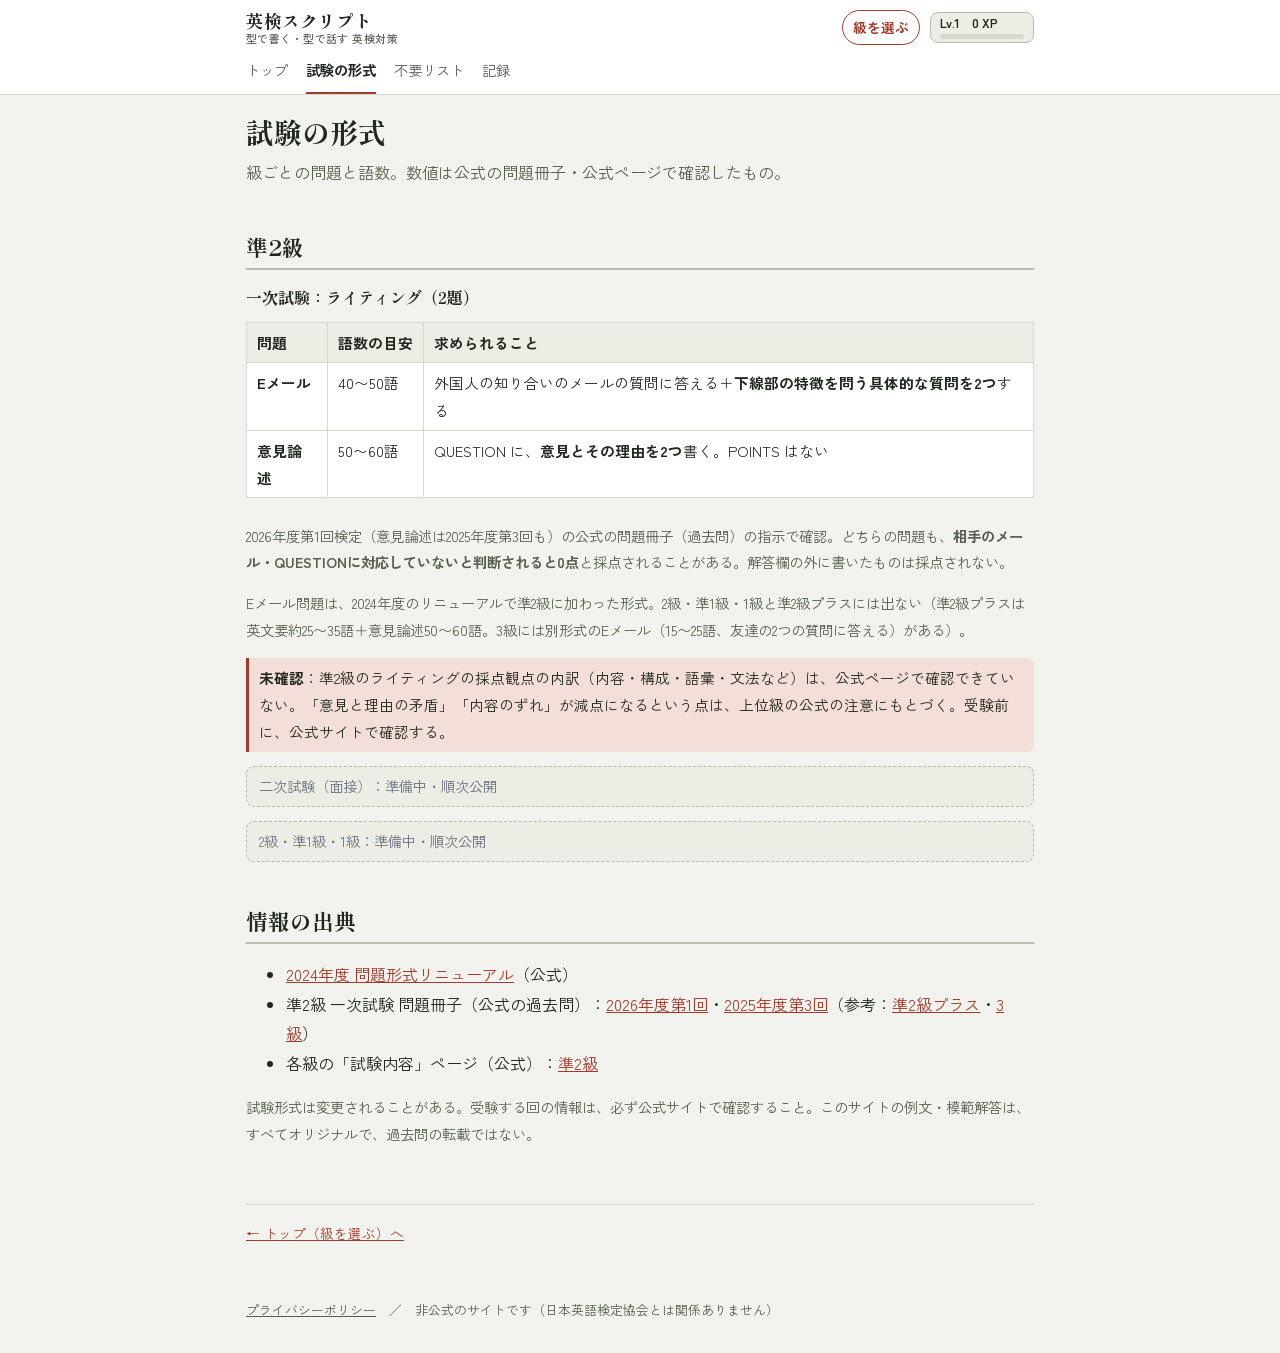
<file: exam.html>
<!doctype html>
<html lang="ja">
<head>
<meta charset="utf-8">
<meta name="robots" content="noindex, follow">
<meta name="viewport" content="width=device-width, initial-scale=1">
<title>試験の形式 | 英検スクリプト</title>
<meta name="description" content="英検の英作文・面接の形式と語数（公式で確認した内容）。">
<link rel="icon" href="data:image/svg+xml,<svg xmlns=%22http://www.w3.org/2000/svg%22 viewBox=%220 0 100 100%22><text y=%22.9em%22 font-size=%2290%22>%F0%9F%97%A3%EF%B8%8F</text></svg>">
<link rel="stylesheet" href="https://fonts.googleapis.com/css2?family=Shippori+Mincho:wght@500;600;800&family=Zen+Kaku+Gothic+New:wght@400;500;700;900&display=swap">
<link rel="stylesheet" href="assets/style.css">
</head>
<body data-mode="core" data-grade="all">
<header class="site-head"><div class="wrap">
  <div class="head-row">
    <a class="brand" href="index.html">英検スクリプト<small>型で書く・型で話す 英検対策</small></a>
    <a class="gpick" href="index.html#grades" data-gpick>級を選ぶ</a>
  </div>
  <nav class="nav" aria-label="メインメニュー">
    <a href="index.html" data-nav="hub">トップ</a>
    <a href="exam.html" aria-current="page">試験の形式</a>
    <a href="skip-list.html">不要リスト</a>
    <a href="progress.html">記録</a>
  </nav>
</div></header>

<main class="wrap">

  <div class="crumbs" id="crumbs"></div>
  <h1>試験の形式</h1>
  <p class="lead">級ごとの問題と語数。数値は公式の問題冊子・公式ページで確認したもの。</p>
  <h2 id="g-p2">準2級</h2>
  <h3 class="sub">一次試験：ライティング（2題）</h3>
    <div class="tablewrap"><table>
      <tr><th>問題</th><th>語数の目安</th><th>求められること</th></tr>
      <tr><td><b>Eメール</b></td><td>40〜50語</td><td>外国人の知り合いのメールの質問に答える＋<b>下線部の特徴を問う具体的な質問を2つ</b>する</td></tr>
      <tr><td><b>意見論述</b></td><td>50〜60語</td><td>QUESTION に、<b>意見とその理由を2つ</b>書く。POINTS はない</td></tr>
    </table></div>
  <p class="note">2026年度第1回検定（意見論述は2025年度第3回も）の公式の問題冊子（過去問）の指示で確認。どちらの問題も、<b>相手のメール・QUESTIONに対応していないと判断されると0点</b>と採点されることがある。解答欄の外に書いたものは採点されない。</p>
  <p class="note">Eメール問題は、2024年度のリニューアルで準2級に加わった形式。2級・準1級・1級と準2級プラスには出ない（準2級プラスは英文要約25〜35語＋意見論述50〜60語。3級には別形式のEメール（15〜25語、友達の2つの質問に答える）がある）。</p>
  <p class="warn"><b>未確認</b>：準2級のライティングの採点観点の内訳（内容・構成・語彙・文法など）は、公式ページで確認できていない。「意見と理由の矛盾」「内容のずれ」が減点になるという点は、上位級の公式の注意にもとづく。受験前に、公式サイトで確認する。</p>
  <p class="soon">二次試験（面接）：準備中・順次公開</p>
  <p class="soon">2級・準1級・1級：準備中・順次公開</p>
  <h2>情報の出典</h2>
  <ul><li><a href="https://www.eiken.or.jp/eiken/2024renewal/">2024年度 問題形式リニューアル</a>（公式）</li><li>準2級 一次試験 問題冊子（公式の過去問）：<a href="https://www.eiken.or.jp/eiken/exam/kakomon/2026-1-1ji-p2kyu.pdf">2026年度第1回</a>・<a href="https://www.eiken.or.jp/eiken/exam/kakomon/2025-3-1ji-p2kyu.pdf">2025年度第3回</a>（参考：<a href="https://www.eiken.or.jp/eiken/exam/kakomon/2026-1-1ji-p2kyup.pdf">準2級プラス</a>・<a href="https://www.eiken.or.jp/eiken/exam/kakomon/2026-1-1ji-3kyu.pdf">3級</a>）</li><li>各級の「試験内容」ページ（公式）：<a href="https://www.eiken.or.jp/eiken/exam/grade_p2/solutions.html">準2級</a></li></ul>
  <p class="note">試験形式は変更されることがある。受験する回の情報は、必ず公式サイトで確認すること。このサイトの例文・模範解答は、すべてオリジナルで、過去問の転載ではない。</p>
  <footer>
    <a href="index.html">← トップ（級を選ぶ）へ</a>
  </footer>
</main>
<p class="site-foot wrap"><a href="privacy.html">プライバシーポリシー</a>　／　非公式のサイトです（日本英語検定協会とは関係ありません）</p>
<script src="assets/manifest.js"></script>
<script src="assets/app.js"></script>
</body>
</html>
</file>
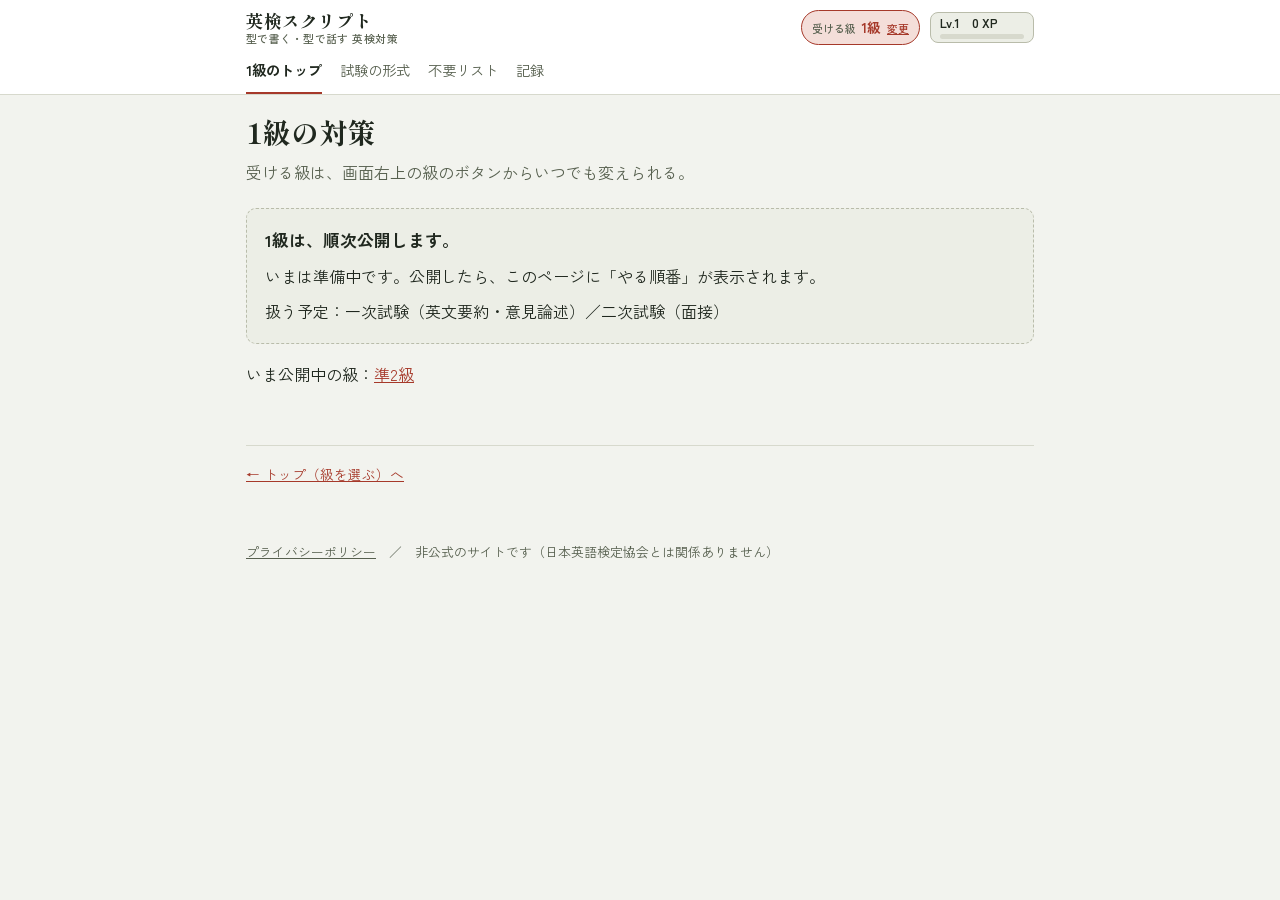
<file: grade-1.html>
<!doctype html>
<html lang="ja">
<head>
<meta charset="utf-8">
<meta name="robots" content="noindex, follow">
<meta name="viewport" content="width=device-width, initial-scale=1">
<title>1級の対策（準備中・順次公開） | 英検スクリプト</title>
<meta name="description" content="英検1級の対策ページは順次公開します。">
<link rel="icon" href="data:image/svg+xml,<svg xmlns=%22http://www.w3.org/2000/svg%22 viewBox=%220 0 100 100%22><text y=%22.9em%22 font-size=%2290%22>%F0%9F%97%A3%EF%B8%8F</text></svg>">
<link rel="stylesheet" href="https://fonts.googleapis.com/css2?family=Shippori+Mincho:wght@500;600;800&family=Zen+Kaku+Gothic+New:wght@400;500;700;900&display=swap">
<link rel="stylesheet" href="assets/style.css">
</head>
<body data-mode="core" data-grade="all" data-hub="1">
<header class="site-head"><div class="wrap">
  <div class="head-row">
    <a class="brand" href="index.html">英検スクリプト<small>型で書く・型で話す 英検対策</small></a>
    <a class="gpick" href="index.html#grades" data-gpick>級を選ぶ</a>
  </div>
  <nav class="nav" aria-label="メインメニュー">
    <a href="index.html" data-nav="hub" aria-current="page">トップ</a>
    <a href="exam.html">試験の形式</a>
    <a href="skip-list.html">不要リスト</a>
    <a href="progress.html">記録</a>
  </nav>
</div></header>

<main class="wrap">

  <div class="crumbs" id="crumbs"></div>
  <h1>1級の対策</h1>
  <p class="lead">受ける級は、画面右上の級のボタンからいつでも変えられる。</p>
  <div class="soon-box"><b>1級は、順次公開します。</b><p>いまは準備中です。公開したら、このページに「やる順番」が表示されます。</p>
  <p>扱う予定：一次試験（英文要約・意見論述）／二次試験（面接）</p></div>
  <p>いま公開中の級：<a href="grade-p2.html" data-pick="p2">準2級</a></p>
  <footer>
    <a href="index.html">← トップ（級を選ぶ）へ</a>
  </footer>
</main>
<p class="site-foot wrap"><a href="privacy.html">プライバシーポリシー</a>　／　非公式のサイトです（日本英語検定協会とは関係ありません）</p>
<script src="assets/manifest.js"></script>
<script src="assets/app.js"></script>
</body>
</html>
</file>
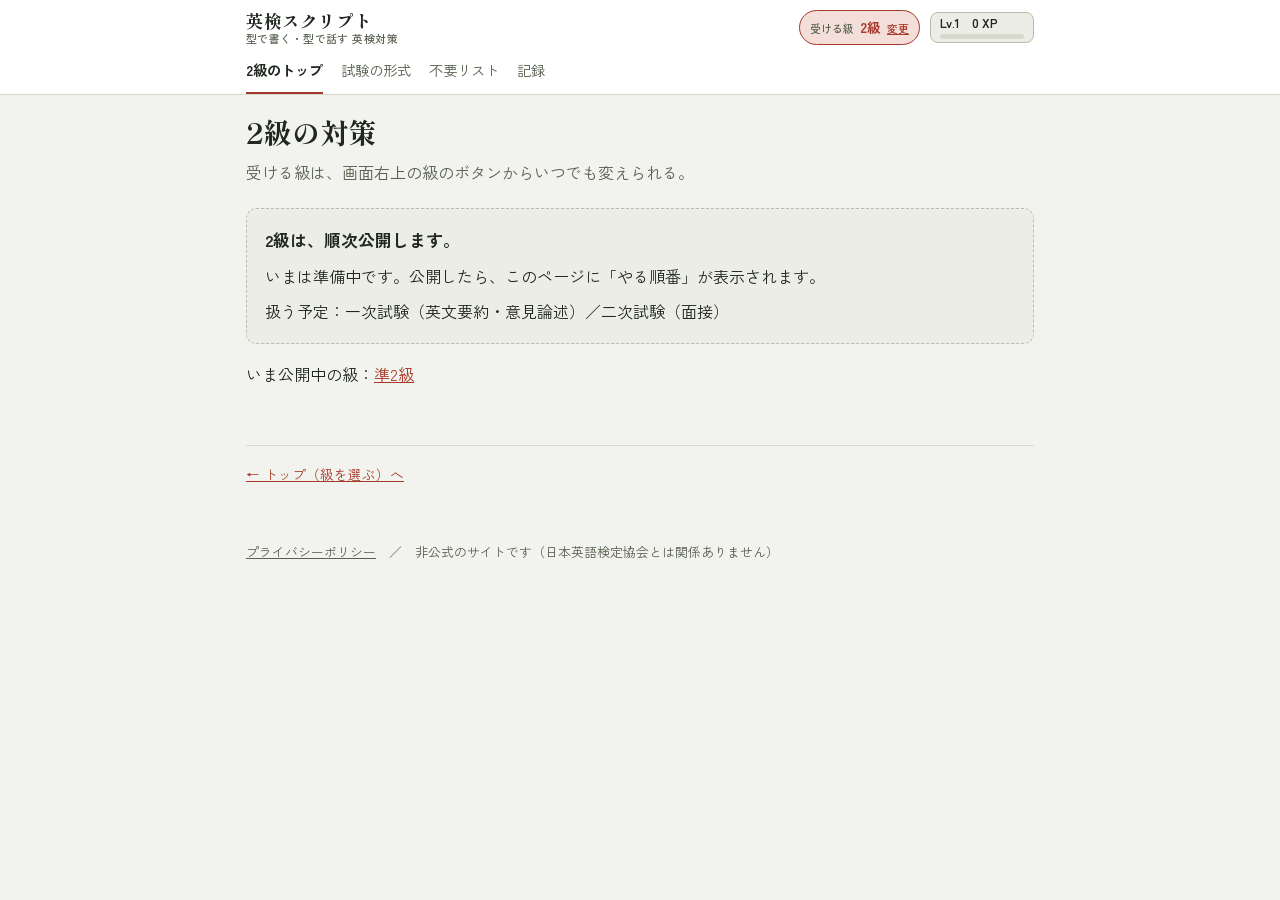
<file: grade-2.html>
<!doctype html>
<html lang="ja">
<head>
<meta charset="utf-8">
<meta name="robots" content="noindex, follow">
<meta name="viewport" content="width=device-width, initial-scale=1">
<title>2級の対策（準備中・順次公開） | 英検スクリプト</title>
<meta name="description" content="英検2級の対策ページは順次公開します。">
<link rel="icon" href="data:image/svg+xml,<svg xmlns=%22http://www.w3.org/2000/svg%22 viewBox=%220 0 100 100%22><text y=%22.9em%22 font-size=%2290%22>%F0%9F%97%A3%EF%B8%8F</text></svg>">
<link rel="stylesheet" href="https://fonts.googleapis.com/css2?family=Shippori+Mincho:wght@500;600;800&family=Zen+Kaku+Gothic+New:wght@400;500;700;900&display=swap">
<link rel="stylesheet" href="assets/style.css">
</head>
<body data-mode="core" data-grade="all" data-hub="2">
<header class="site-head"><div class="wrap">
  <div class="head-row">
    <a class="brand" href="index.html">英検スクリプト<small>型で書く・型で話す 英検対策</small></a>
    <a class="gpick" href="index.html#grades" data-gpick>級を選ぶ</a>
  </div>
  <nav class="nav" aria-label="メインメニュー">
    <a href="index.html" data-nav="hub" aria-current="page">トップ</a>
    <a href="exam.html">試験の形式</a>
    <a href="skip-list.html">不要リスト</a>
    <a href="progress.html">記録</a>
  </nav>
</div></header>

<main class="wrap">

  <div class="crumbs" id="crumbs"></div>
  <h1>2級の対策</h1>
  <p class="lead">受ける級は、画面右上の級のボタンからいつでも変えられる。</p>
  <div class="soon-box"><b>2級は、順次公開します。</b><p>いまは準備中です。公開したら、このページに「やる順番」が表示されます。</p>
  <p>扱う予定：一次試験（英文要約・意見論述）／二次試験（面接）</p></div>
  <p>いま公開中の級：<a href="grade-p2.html" data-pick="p2">準2級</a></p>
  <footer>
    <a href="index.html">← トップ（級を選ぶ）へ</a>
  </footer>
</main>
<p class="site-foot wrap"><a href="privacy.html">プライバシーポリシー</a>　／　非公式のサイトです（日本英語検定協会とは関係ありません）</p>
<script src="assets/manifest.js"></script>
<script src="assets/app.js"></script>
</body>
</html>
</file>
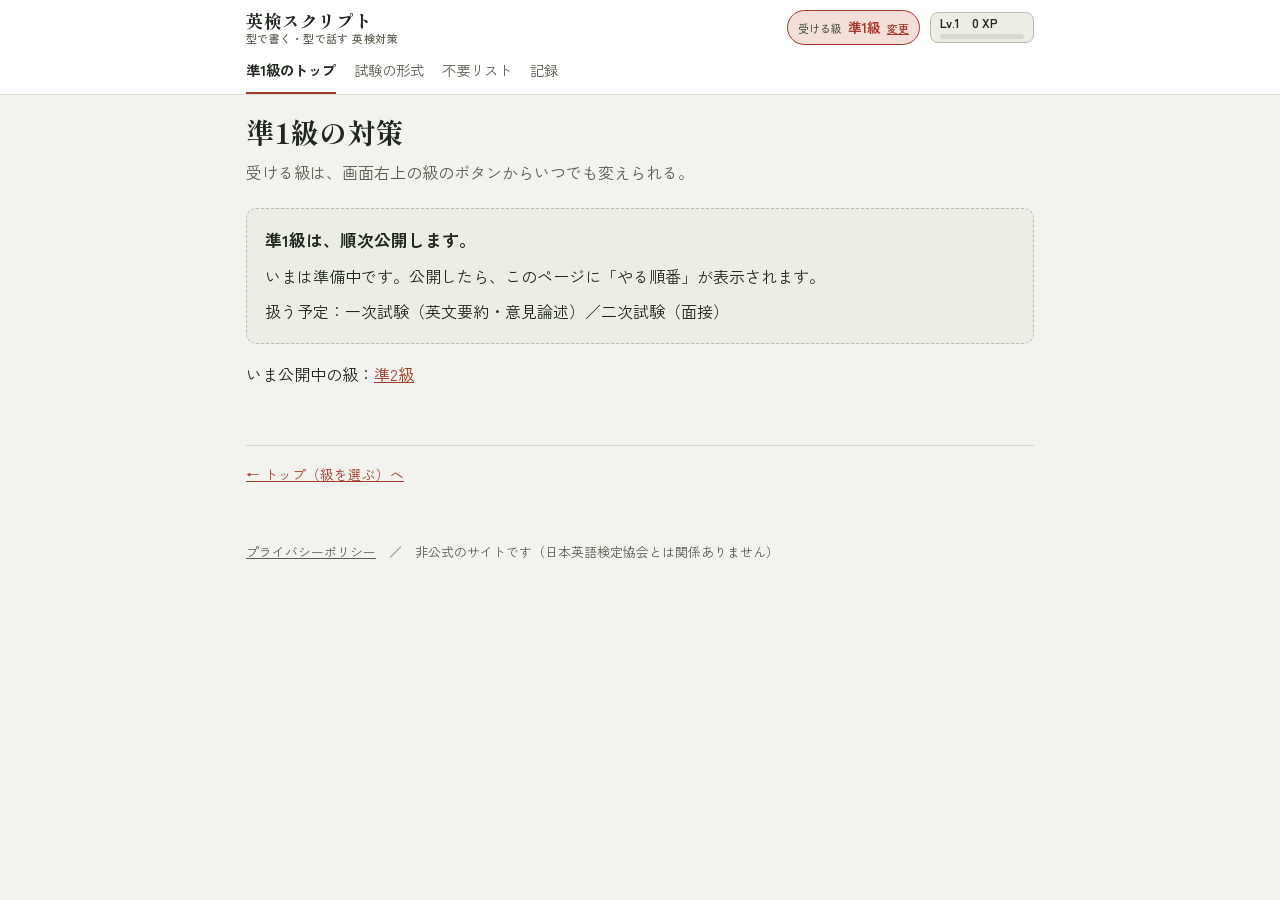
<file: grade-p1.html>
<!doctype html>
<html lang="ja">
<head>
<meta charset="utf-8">
<meta name="robots" content="noindex, follow">
<meta name="viewport" content="width=device-width, initial-scale=1">
<title>準1級の対策（準備中・順次公開） | 英検スクリプト</title>
<meta name="description" content="英検準1級の対策ページは順次公開します。">
<link rel="icon" href="data:image/svg+xml,<svg xmlns=%22http://www.w3.org/2000/svg%22 viewBox=%220 0 100 100%22><text y=%22.9em%22 font-size=%2290%22>%F0%9F%97%A3%EF%B8%8F</text></svg>">
<link rel="stylesheet" href="https://fonts.googleapis.com/css2?family=Shippori+Mincho:wght@500;600;800&family=Zen+Kaku+Gothic+New:wght@400;500;700;900&display=swap">
<link rel="stylesheet" href="assets/style.css">
</head>
<body data-mode="core" data-grade="all" data-hub="p1">
<header class="site-head"><div class="wrap">
  <div class="head-row">
    <a class="brand" href="index.html">英検スクリプト<small>型で書く・型で話す 英検対策</small></a>
    <a class="gpick" href="index.html#grades" data-gpick>級を選ぶ</a>
  </div>
  <nav class="nav" aria-label="メインメニュー">
    <a href="index.html" data-nav="hub" aria-current="page">トップ</a>
    <a href="exam.html">試験の形式</a>
    <a href="skip-list.html">不要リスト</a>
    <a href="progress.html">記録</a>
  </nav>
</div></header>

<main class="wrap">

  <div class="crumbs" id="crumbs"></div>
  <h1>準1級の対策</h1>
  <p class="lead">受ける級は、画面右上の級のボタンからいつでも変えられる。</p>
  <div class="soon-box"><b>準1級は、順次公開します。</b><p>いまは準備中です。公開したら、このページに「やる順番」が表示されます。</p>
  <p>扱う予定：一次試験（英文要約・意見論述）／二次試験（面接）</p></div>
  <p>いま公開中の級：<a href="grade-p2.html" data-pick="p2">準2級</a></p>
  <footer>
    <a href="index.html">← トップ（級を選ぶ）へ</a>
  </footer>
</main>
<p class="site-foot wrap"><a href="privacy.html">プライバシーポリシー</a>　／　非公式のサイトです（日本英語検定協会とは関係ありません）</p>
<script src="assets/manifest.js"></script>
<script src="assets/app.js"></script>
</body>
</html>
</file>
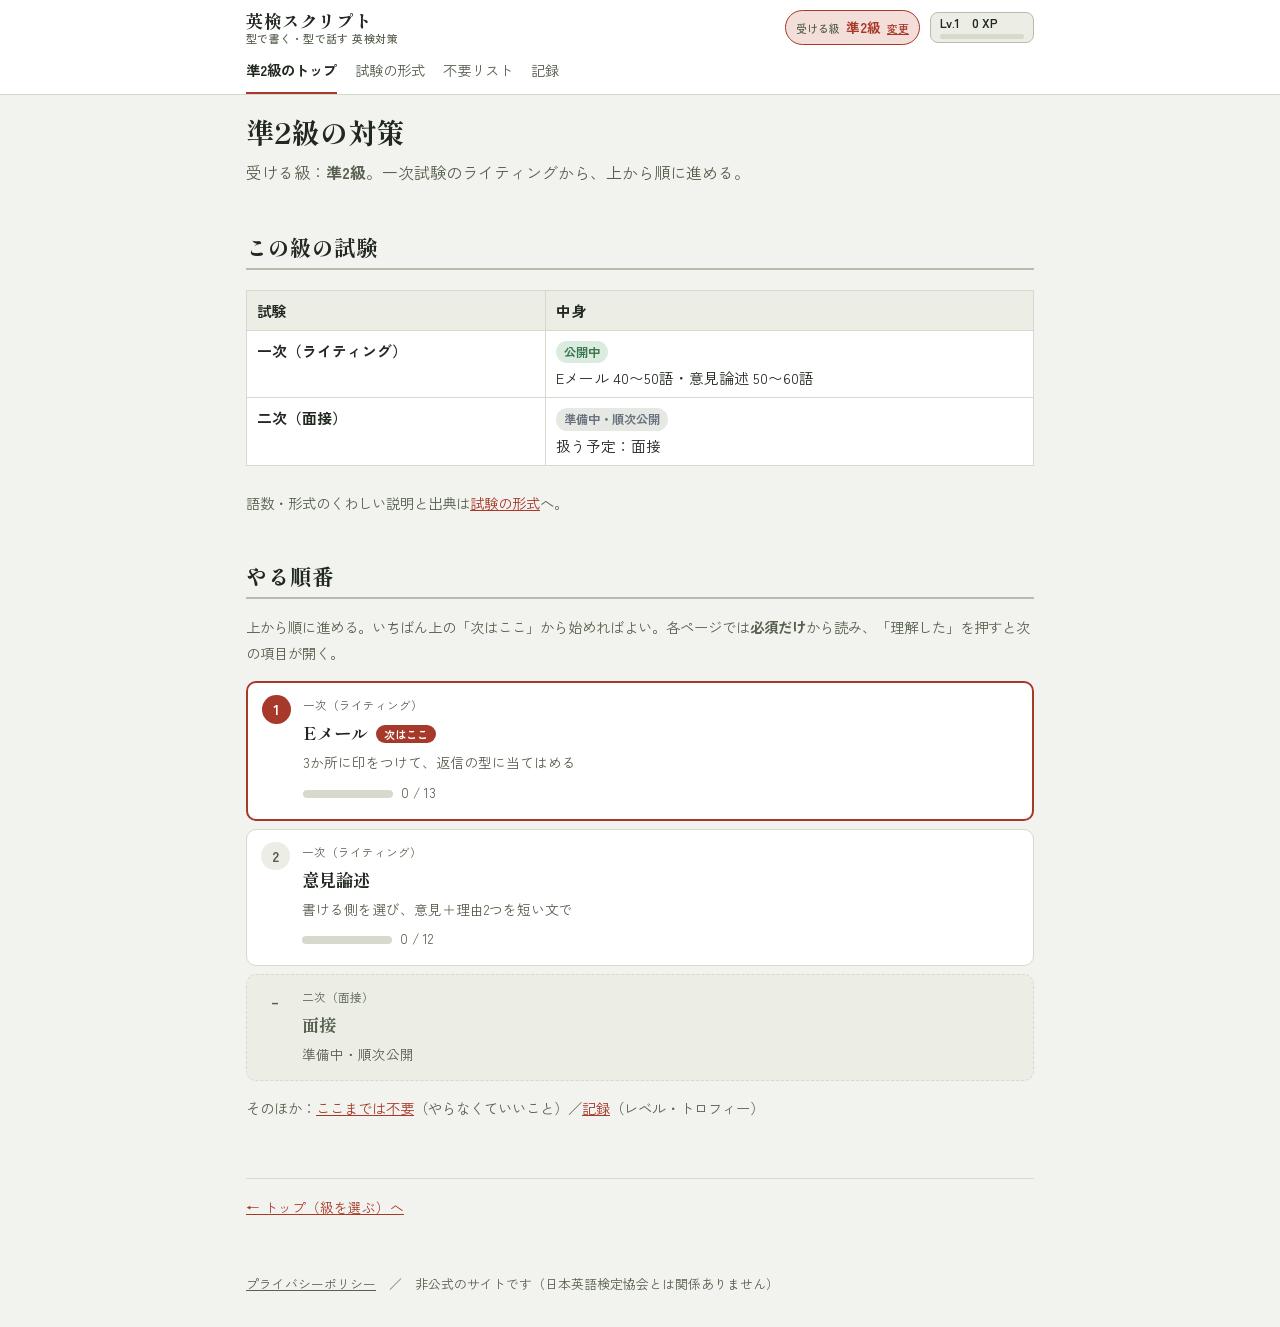
<file: grade-p2.html>
<!doctype html>
<html lang="ja">
<head>
<meta charset="utf-8">
<meta name="viewport" content="width=device-width, initial-scale=1">
<title>準2級の対策 | 英検スクリプト</title>
<meta name="description" content="英検準2級の英作文・面接を、型（スクリプト）で対策する。">
<script async src="https://pagead2.googlesyndication.com/pagead/js/adsbygoogle.js?client=ca-pub-1744436882685241"
     crossorigin="anonymous"></script>
<link rel="icon" href="data:image/svg+xml,<svg xmlns=%22http://www.w3.org/2000/svg%22 viewBox=%220 0 100 100%22><text y=%22.9em%22 font-size=%2290%22>%F0%9F%97%A3%EF%B8%8F</text></svg>">
<link rel="stylesheet" href="https://fonts.googleapis.com/css2?family=Shippori+Mincho:wght@500;600;800&family=Zen+Kaku+Gothic+New:wght@400;500;700;900&display=swap">
<link rel="stylesheet" href="assets/style.css">
</head>
<body data-mode="core" data-grade="all" data-hub="p2">
<header class="site-head"><div class="wrap">
  <div class="head-row">
    <a class="brand" href="index.html">英検スクリプト<small>型で書く・型で話す 英検対策</small></a>
    <a class="gpick" href="index.html#grades" data-gpick>級を選ぶ</a>
  </div>
  <nav class="nav" aria-label="メインメニュー">
    <a href="index.html" data-nav="hub" aria-current="page">トップ</a>
    <a href="exam.html">試験の形式</a>
    <a href="skip-list.html">不要リスト</a>
    <a href="progress.html">記録</a>
  </nav>
</div></header>

<main class="wrap">

  <div class="crumbs" id="crumbs"></div>
  <h1>準2級の対策</h1>
  <p class="lead">受ける級：<b>準2級</b>。一次試験のライティングから、上から順に進める。</p>
  <h2>この級の試験</h2>
    <div class="tablewrap"><table>
      <tr><th>試験</th><th>中身</th></tr>
      <tr><td><b>一次（ライティング）</b></td><td><span class="st on">公開中</span><br>Eメール 40〜50語・意見論述 50〜60語</td></tr>
      <tr><td><b>二次（面接）</b></td><td><span class="st off">準備中・順次公開</span><br>扱う予定：面接</td></tr>
    </table></div>
  <p class="note">語数・形式のくわしい説明と出典は<a href="exam.html#g-p2">試験の形式</a>へ。</p>
  <h2>やる順番</h2>
  <p class="note">上から順に進める。いちばん上の「次はここ」から始めればよい。各ページでは<b>必須だけ</b>から読み、「理解した」を押すと次の項目が開く。</p>
  <ol class="stepcards">
    <li><a class="stepcard" href="email.html" data-step-page="email.html" data-step-grade="p2"><span class="sn">1</span><span class="sbody"><span class="spart">一次（ライティング）</span><b>Eメール</b><span class="sdesc">3か所に印をつけて、返信の型に当てはめる</span><span class="sprog"></span></span></a></li>
    <li><a class="stepcard" href="essay-p2.html" data-step-page="essay-p2.html" data-step-grade="p2"><span class="sn">2</span><span class="sbody"><span class="spart">一次（ライティング）</span><b>意見論述</b><span class="sdesc">書ける側を選び、意見＋理由2つを短い文で</span><span class="sprog"></span></span></a></li>
    <li><div class="stepcard off"><span class="sn">–</span><span class="sbody"><span class="spart">二次（面接）</span><b>面接</b><span class="sdesc">準備中・順次公開</span></span></div></li>
  </ol>
  <p class="note">そのほか：<a href="skip-list.html">ここまでは不要</a>（やらなくていいこと）／<a href="progress.html">記録</a>（レベル・トロフィー）</p>
  <footer>
    <a href="index.html">← トップ（級を選ぶ）へ</a>
  </footer>
</main>
<p class="site-foot wrap"><a href="privacy.html">プライバシーポリシー</a>　／　非公式のサイトです（日本英語検定協会とは関係ありません）</p>
<script src="assets/manifest.js"></script>
<script src="assets/app.js"></script>
</body>
</html>
</file>
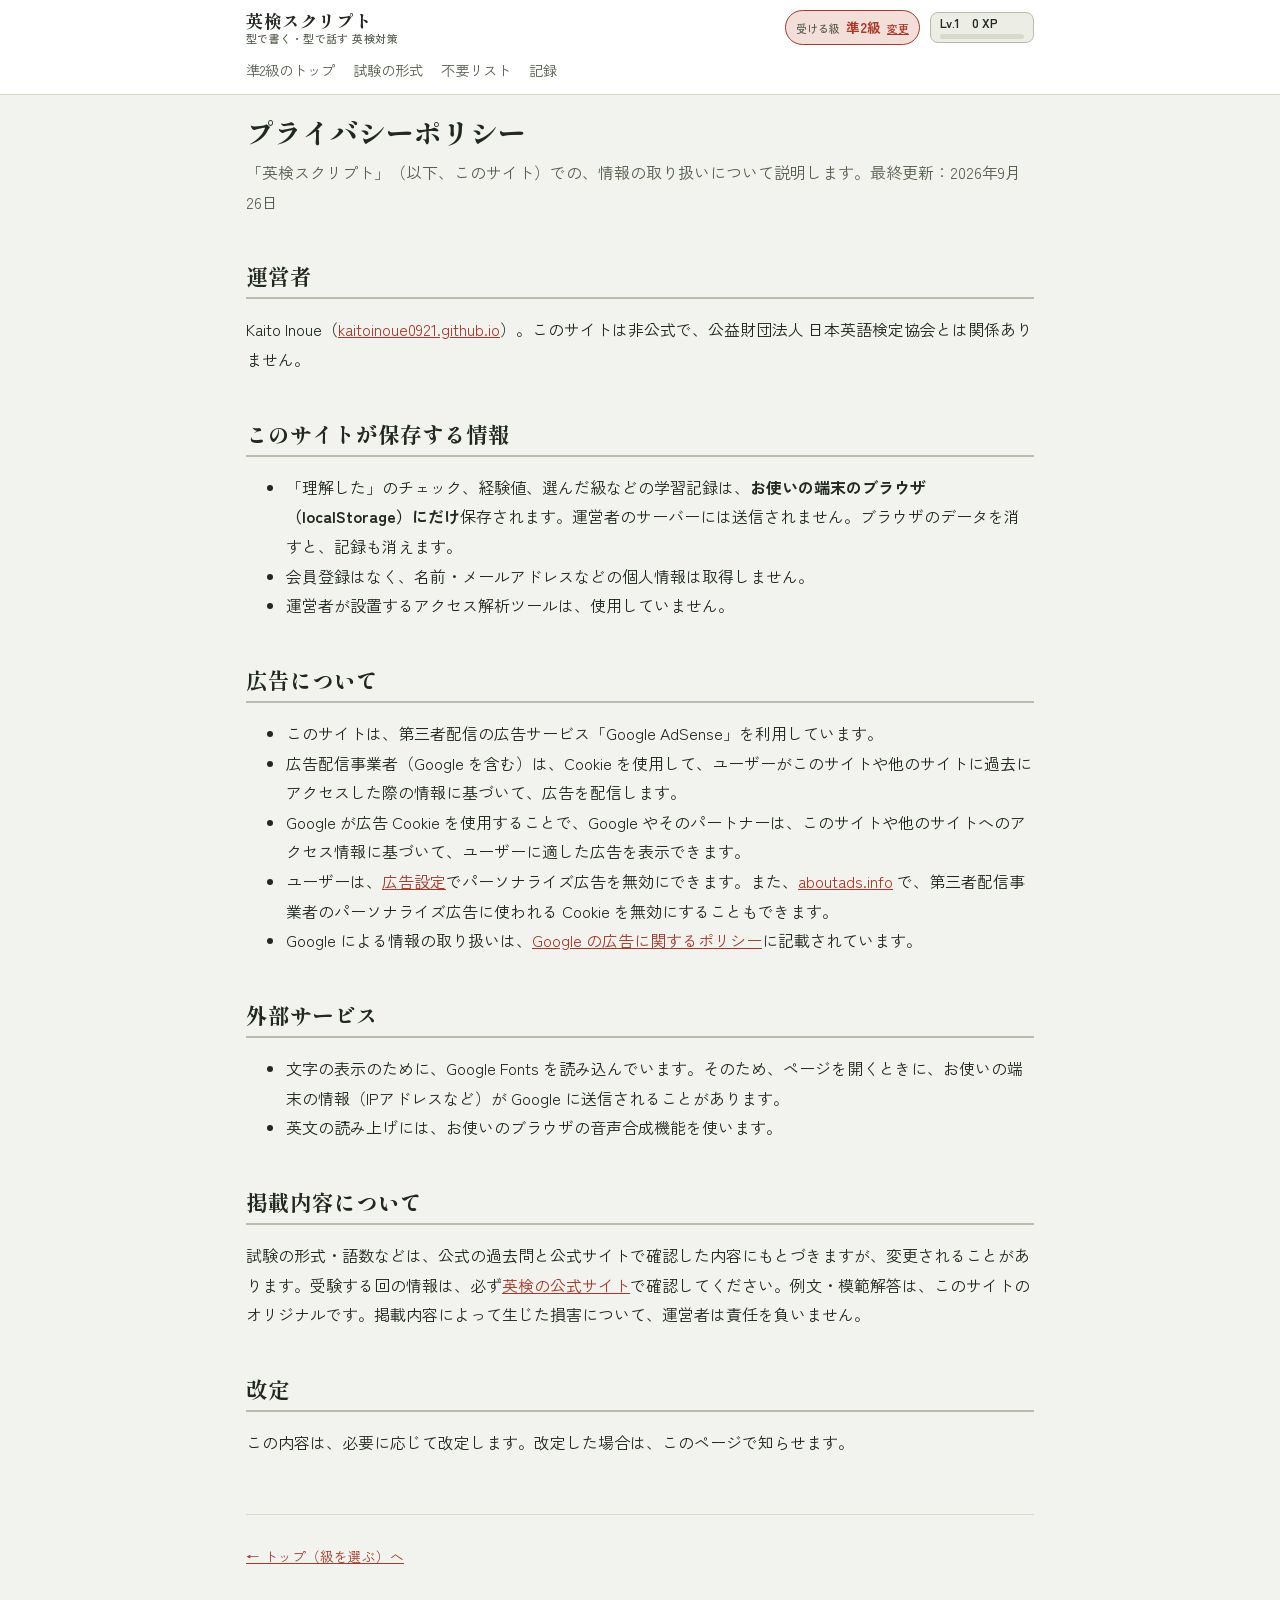
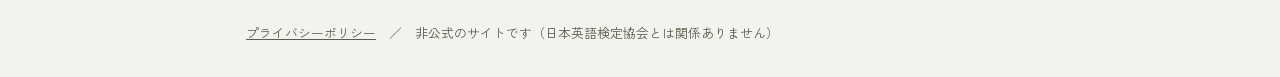
<file: privacy.html>
<!doctype html>
<html lang="ja">
<head>
<meta charset="utf-8">
<meta name="viewport" content="width=device-width, initial-scale=1">
<title>プライバシーポリシー | 英検スクリプト</title>
<meta name="description" content="英検スクリプトのプライバシーポリシー（広告・Cookie・学習記録の取り扱い）。">
<script async src="https://pagead2.googlesyndication.com/pagead/js/adsbygoogle.js?client=ca-pub-1744436882685241"
     crossorigin="anonymous"></script>
<link rel="icon" href="data:image/svg+xml,<svg xmlns=%22http://www.w3.org/2000/svg%22 viewBox=%220 0 100 100%22><text y=%22.9em%22 font-size=%2290%22>%F0%9F%97%A3%EF%B8%8F</text></svg>">
<link rel="stylesheet" href="https://fonts.googleapis.com/css2?family=Shippori+Mincho:wght@500;600;800&family=Zen+Kaku+Gothic+New:wght@400;500;700;900&display=swap">
<link rel="stylesheet" href="assets/style.css">
</head>
<body data-mode="core" data-grade="all">
<header class="site-head"><div class="wrap">
  <div class="head-row">
    <a class="brand" href="index.html">英検スクリプト<small>型で書く・型で話す 英検対策</small></a>
    <a class="gpick" href="index.html#grades" data-gpick>級を選ぶ</a>
  </div>
  <nav class="nav" aria-label="メインメニュー">
    <a href="index.html" data-nav="hub">トップ</a>
    <a href="exam.html">試験の形式</a>
    <a href="skip-list.html">不要リスト</a>
    <a href="progress.html">記録</a>
  </nav>
</div></header>

<main class="wrap">
  <h1>プライバシーポリシー</h1>
  <p class="lead">「英検スクリプト」（以下、このサイト）での、情報の取り扱いについて説明します。最終更新：2026年9月26日</p>
  <h2>運営者</h2>
  <p>Kaito Inoue（<a href="https://kaitoinoue0921.github.io/">kaitoinoue0921.github.io</a>）。このサイトは非公式で、公益財団法人 日本英語検定協会とは関係ありません。</p>
  <h2>このサイトが保存する情報</h2>
  <ul>
    <li>「理解した」のチェック、経験値、選んだ級などの学習記録は、<b>お使いの端末のブラウザ（localStorage）にだけ</b>保存されます。運営者のサーバーには送信されません。ブラウザのデータを消すと、記録も消えます。</li>
    <li>会員登録はなく、名前・メールアドレスなどの個人情報は取得しません。</li>
    <li>運営者が設置するアクセス解析ツールは、使用していません。</li>
  </ul>
  <h2>広告について</h2>
  <ul>
    <li>このサイトは、第三者配信の広告サービス「Google AdSense」を利用しています。</li>
    <li>広告配信事業者（Google を含む）は、Cookie を使用して、ユーザーがこのサイトや他のサイトに過去にアクセスした際の情報に基づいて、広告を配信します。</li>
    <li>Google が広告 Cookie を使用することで、Google やそのパートナーは、このサイトや他のサイトへのアクセス情報に基づいて、ユーザーに適した広告を表示できます。</li>
    <li>ユーザーは、<a href="https://adssettings.google.com/">広告設定</a>でパーソナライズ広告を無効にできます。また、<a href="https://www.aboutads.info/">aboutads.info</a> で、第三者配信事業者のパーソナライズ広告に使われる Cookie を無効にすることもできます。</li>
    <li>Google による情報の取り扱いは、<a href="https://policies.google.com/technologies/ads?hl=ja">Google の広告に関するポリシー</a>に記載されています。</li>
  </ul>
  <h2>外部サービス</h2>
  <ul>
    <li>文字の表示のために、Google Fonts を読み込んでいます。そのため、ページを開くときに、お使いの端末の情報（IPアドレスなど）が Google に送信されることがあります。</li>
    <li>英文の読み上げには、お使いのブラウザの音声合成機能を使います。</li>
  </ul>
  <h2>掲載内容について</h2>
  <p>試験の形式・語数などは、公式の過去問と公式サイトで確認した内容にもとづきますが、変更されることがあります。受験する回の情報は、必ず<a href="https://www.eiken.or.jp/">英検の公式サイト</a>で確認してください。例文・模範解答は、このサイトのオリジナルです。掲載内容によって生じた損害について、運営者は責任を負いません。</p>
  <h2>改定</h2>
  <p>この内容は、必要に応じて改定します。改定した場合は、このページで知らせます。</p>
  <footer>
    <p><a href="index.html">← トップ（級を選ぶ）へ</a></p>
  </footer>
</main>
<p class="site-foot wrap"><a href="privacy.html">プライバシーポリシー</a>　／　非公式のサイトです（日本英語検定協会とは関係ありません）</p>
<script src="assets/manifest.js"></script>
<script src="assets/app.js"></script>
</body>
</html>
</file>
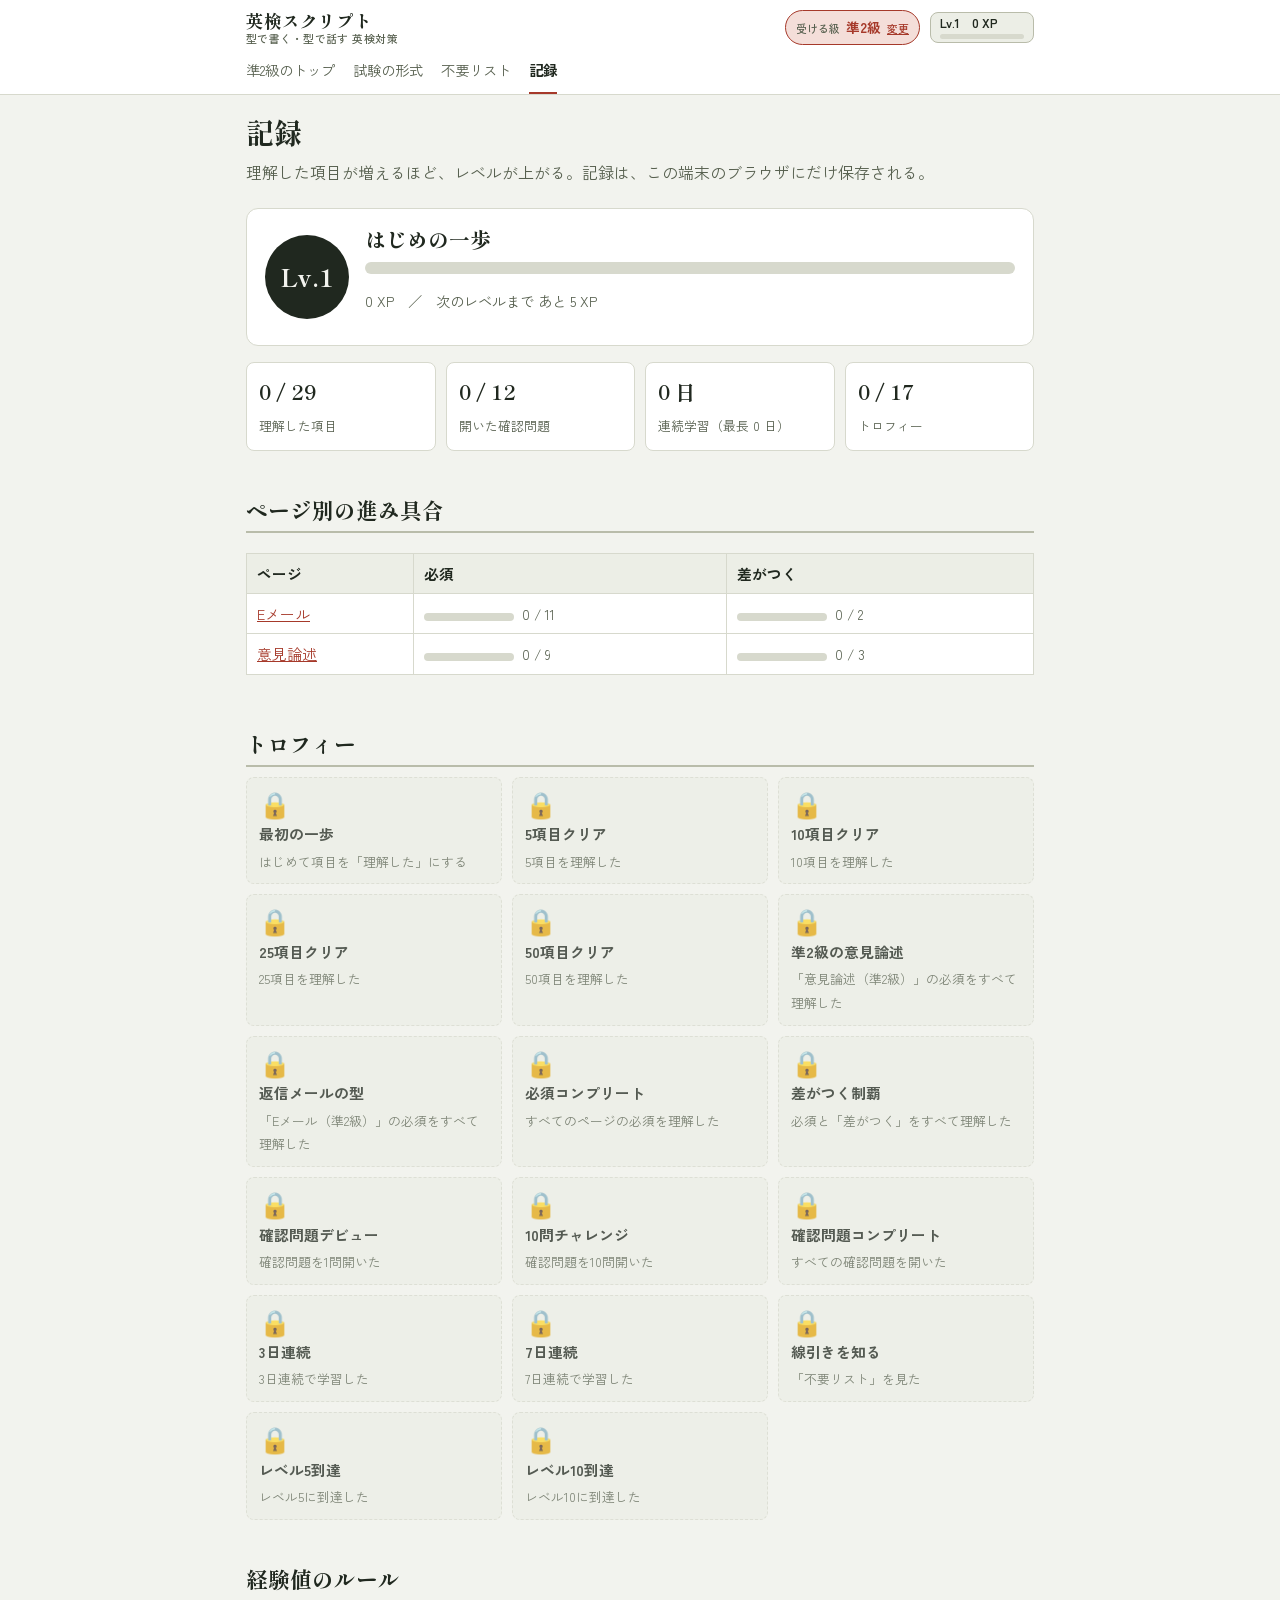
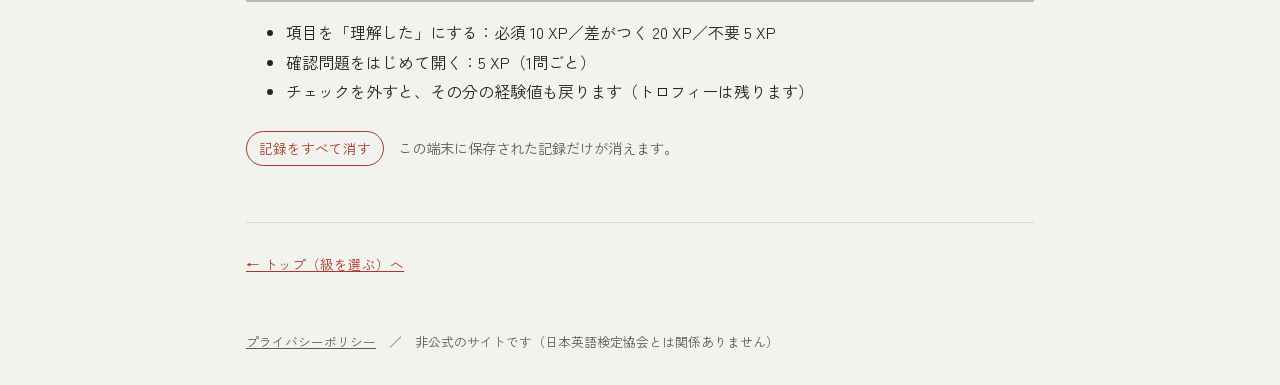
<file: progress.html>
<!doctype html>
<html lang="ja">
<head>
<meta charset="utf-8">
<meta name="robots" content="noindex, follow">
<meta name="viewport" content="width=device-width, initial-scale=1">
<title>記録 | 英検スクリプト</title>
<meta name="description" content="レベル・経験値・トロフィー・連続学習日数など、学習の記録。">
<link rel="icon" href="data:image/svg+xml,<svg xmlns=%22http://www.w3.org/2000/svg%22 viewBox=%220 0 100 100%22><text y=%22.9em%22 font-size=%2290%22>%F0%9F%97%A3%EF%B8%8F</text></svg>">
<link rel="stylesheet" href="https://fonts.googleapis.com/css2?family=Shippori+Mincho:wght@500;600;800&family=Zen+Kaku+Gothic+New:wght@400;500;700;900&display=swap">
<link rel="stylesheet" href="assets/style.css">
</head>
<body data-mode="core" data-grade="all">
<header class="site-head"><div class="wrap">
  <div class="head-row">
    <a class="brand" href="index.html">英検スクリプト<small>型で書く・型で話す 英検対策</small></a>
    <a class="gpick" href="index.html#grades" data-gpick>級を選ぶ</a>
  </div>
  <nav class="nav" aria-label="メインメニュー">
    <a href="index.html" data-nav="hub">トップ</a>
    <a href="exam.html">試験の形式</a>
    <a href="skip-list.html">不要リスト</a>
    <a href="progress.html" aria-current="page">記録</a>
  </nav>
</div></header>

<main class="wrap">
  <h1>記録</h1>
  <p class="lead">理解した項目が増えるほど、レベルが上がる。記録は、この端末のブラウザにだけ保存される。</p>
  <div id="progress-root"><p class="note">読み込み中…</p></div>
  <footer>
    <p><a href="index.html">← トップ（級を選ぶ）へ</a></p>
  </footer>
</main>
<p class="site-foot wrap"><a href="privacy.html">プライバシーポリシー</a>　／　非公式のサイトです（日本英語検定協会とは関係ありません）</p>
<script src="assets/manifest.js"></script>
<script src="assets/app.js"></script>
</body>
</html>
</file>
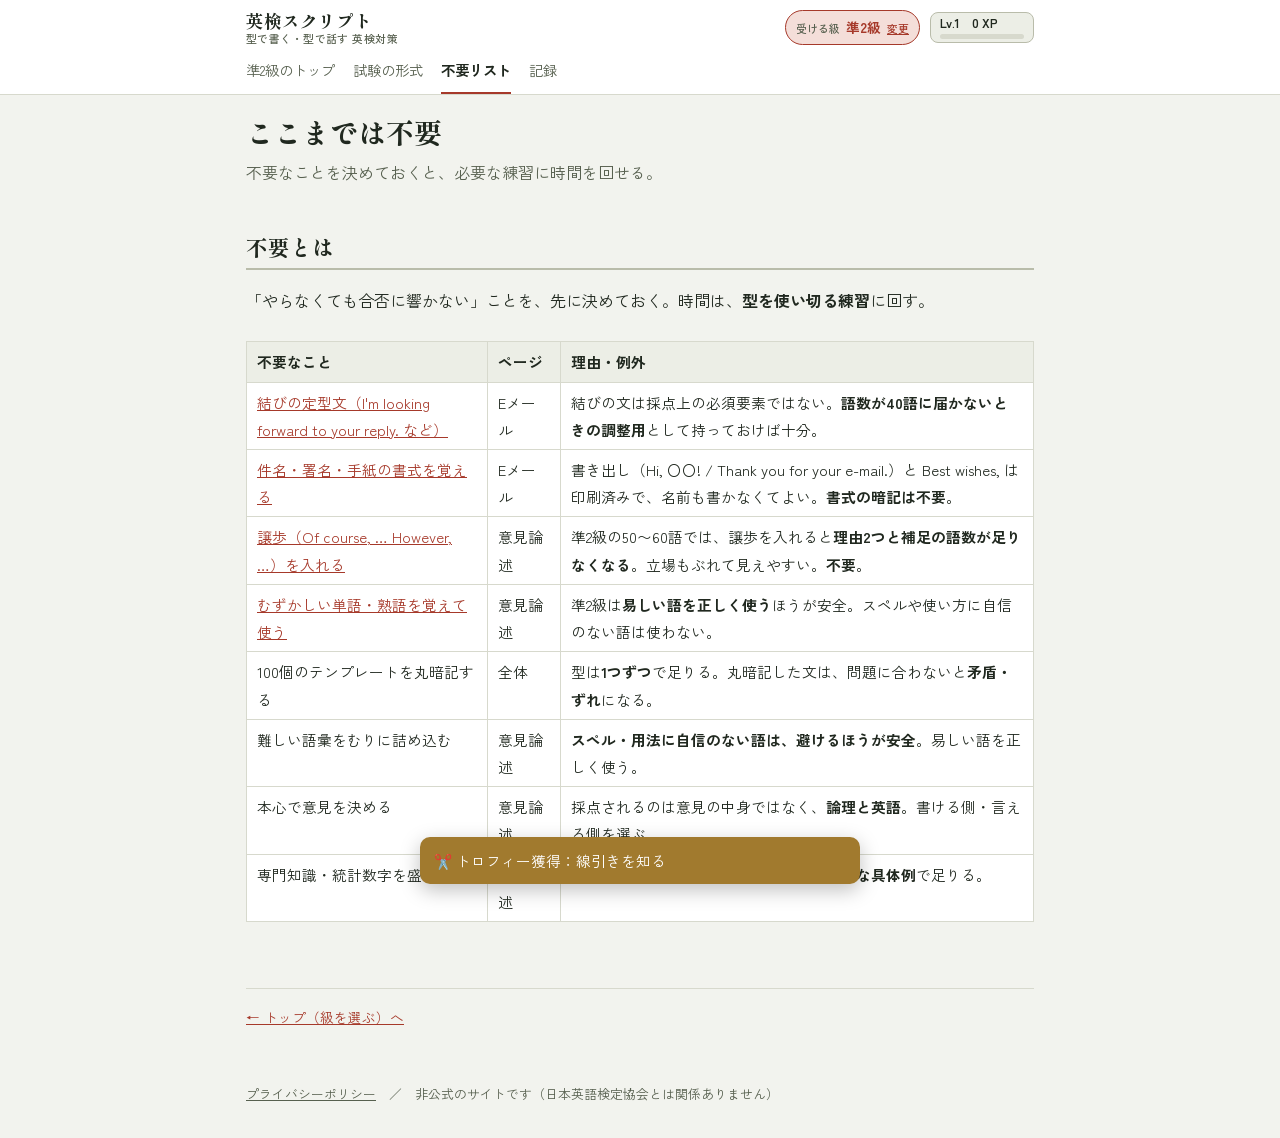
<file: skip-list.html>
<!doctype html>
<html lang="ja">
<head>
<meta charset="utf-8">
<meta name="viewport" content="width=device-width, initial-scale=1">
<title>ここまでは不要 | 英検スクリプト</title>
<meta name="description" content="英検の英作文・面接で、やらなくていいこと。">
<link rel="icon" href="data:image/svg+xml,<svg xmlns=%22http://www.w3.org/2000/svg%22 viewBox=%220 0 100 100%22><text y=%22.9em%22 font-size=%2290%22>%F0%9F%97%A3%EF%B8%8F</text></svg>">
<link rel="stylesheet" href="https://fonts.googleapis.com/css2?family=Shippori+Mincho:wght@500;600;800&family=Zen+Kaku+Gothic+New:wght@400;500;700;900&display=swap">
<link rel="stylesheet" href="assets/style.css">
</head>
<body data-mode="core" data-grade="all">
<header class="site-head"><div class="wrap">
  <div class="head-row">
    <a class="brand" href="index.html">英検スクリプト<small>型で書く・型で話す 英検対策</small></a>
    <a class="gpick" href="index.html#grades" data-gpick>級を選ぶ</a>
  </div>
  <nav class="nav" aria-label="メインメニュー">
    <a href="index.html" data-nav="hub">トップ</a>
    <a href="exam.html">試験の形式</a>
    <a href="skip-list.html" aria-current="page">不要リスト</a>
    <a href="progress.html">記録</a>
  </nav>
</div></header>

<main class="wrap">

  <div class="crumbs" id="crumbs"></div>
  <h1>ここまでは不要</h1>
  <p class="lead">不要なことを決めておくと、必要な練習に時間を回せる。</p>
  <h2>不要とは</h2>
  <p>「やらなくても合否に響かない」ことを、先に決めておく。時間は、<b>型を使い切る練習</b>に回す。</p>
  <div class="tablewrap"><table>
    <tr><th>不要なこと</th><th>ページ</th><th>理由・例外</th></tr>
    <tr><td><a href="email.html#em-skip-closing">結びの定型文（I'm looking forward to your reply. など）</a></td><td>Eメール</td><td>結びの文は採点上の必須要素ではない。<b>語数が40語に届かないときの調整用</b>として持っておけば十分。</td></tr>
    <tr><td><a href="email.html#em-skip-format">件名・署名・手紙の書式を覚える</a></td><td>Eメール</td><td>書き出し（Hi, 〇〇! / Thank you for your e-mail.）と Best wishes, は印刷済みで、名前も書かなくてよい。<b>書式の暗記は不要</b>。</td></tr>
    <tr><td><a href="essay-p2.html#ep2-skip-concession">譲歩（Of course, … However, …）を入れる</a></td><td>意見論述</td><td>準2級の50〜60語では、譲歩を入れると<b>理由2つと補足の語数が足りなくなる</b>。立場もぶれて見えやすい。<b>不要</b>。</td></tr>
    <tr><td><a href="essay-p2.html#ep2-skip-vocab">むずかしい単語・熟語を覚えて使う</a></td><td>意見論述</td><td>準2級は<b>易しい語を正しく使う</b>ほうが安全。スペルや使い方に自信のない語は使わない。</td></tr>
    <tr><td>100個のテンプレートを丸暗記する</td><td>全体</td><td>型は<b>1つずつ</b>で足りる。丸暗記した文は、問題に合わないと<b>矛盾・ずれ</b>になる。</td></tr>
    <tr><td>難しい語彙をむりに詰め込む</td><td>意見論述</td><td><b>スペル・用法に自信のない語は、避けるほうが安全</b>。易しい語を正しく使う。</td></tr>
    <tr><td>本心で意見を決める</td><td>意見論述</td><td>採点されるのは意見の中身ではなく、<b>論理と英語</b>。書ける側・言える側を選ぶ。</td></tr>
    <tr><td>専門知識・統計数字を盛り込む</td><td>意見論述</td><td>誤った数字は逆効果。<b>一般的な理由と身近な具体例</b>で足りる。</td></tr>
  </table></div>

  <footer>
    <a href="index.html">← トップ（級を選ぶ）へ</a>
  </footer>
</main>
<p class="site-foot wrap"><a href="privacy.html">プライバシーポリシー</a>　／　非公式のサイトです（日本英語検定協会とは関係ありません）</p>
<script src="assets/manifest.js"></script>
<script src="assets/app.js"></script>
</body>
</html>
</file>
<file: assets/style.css>
:root{
  --bg:#f2f3ee;
  --surface:#ffffff;
  --surface-2:#eceee6;
  --ink:#20281f;
  --ink-soft:#57604f;
  --rule:#d7d9cd;
  --rule-strong:#b9bcaa;
  --must:#a6392a;
  --must-soft:#f4ded9;
  --core:#a17a2e;
  --core-soft:#f1e6cd;
  --skip:#6b7280;
  --skip-soft:#e6e8e3;
  --ok:#3a7a4e;
  --ok-soft:#dcebe0;
}
@media (prefers-color-scheme: dark){
  :root:not([data-theme="light"]){
    --bg:#181c16;
    --surface:#20251d;
    --surface-2:#262b21;
    --ink:#e9ece2;
    --ink-soft:#a7ad9c;
    --rule:#343a2d;
    --rule-strong:#454c3a;
    --must:#e08464;
    --must-soft:#3a251d;
    --core:#d9b465;
    --core-soft:#33291a;
    --skip:#9aa192;
    --skip-soft:#262b21;
    --ok:#6fbf8a;
    --ok-soft:#1e3025;
  }
}
*{box-sizing:border-box}
[hidden]{display:none!important}
html{-webkit-text-size-adjust:100%}
body{
  margin:0;background:var(--bg);color:var(--ink);
  font-family:"Zen Kaku Gothic New",-apple-system,"Hiragino Sans",sans-serif;
  line-height:1.85;font-size:16px;
}
a{color:var(--must)}
.wrap{max-width:820px;margin:0 auto;padding:0 16px}

/* header */
.site-head{background:var(--surface);border-bottom:1px solid var(--rule)}
.site-head .wrap{padding-top:10px;padding-bottom:0}
.head-row{display:flex;align-items:center;gap:8px 10px}
.brand{font-family:"Shippori Mincho",serif;font-weight:800;font-size:1.1rem;color:var(--ink);text-decoration:none;margin-right:auto;line-height:1.2}
.brand small{display:block;font-family:"Zen Kaku Gothic New",sans-serif;font-weight:500;font-size:.68rem;color:var(--ink-soft);letter-spacing:.04em}
.gpick{display:inline-flex;align-items:center;gap:6px;font-size:.85rem;font-weight:700;padding:4px 10px;border:1px solid var(--must);border-radius:999px;color:var(--must);text-decoration:none;white-space:nowrap;background:var(--surface)}
.gpick.has{background:var(--must-soft)}
.gpick .gp-l{font-size:.68rem;font-weight:500;color:var(--ink-soft)}
.gpick .gp-c{font-size:.68rem;font-weight:500;text-decoration:underline}
.nav{display:flex;gap:18px;font-size:.9rem;overflow-x:auto;white-space:nowrap;scrollbar-width:none;margin-top:6px}
.nav::-webkit-scrollbar{display:none}
.nav a{color:var(--ink-soft);text-decoration:none;padding:6px 0 8px;border-bottom:2px solid transparent}
.nav a:hover{color:var(--ink)}
.nav a[aria-current="page"]{color:var(--ink);font-weight:700;border-bottom-color:var(--must)}

/* headings */
h1,h2,h3{font-family:"Shippori Mincho",serif;line-height:1.4}
h1{font-size:1.75rem;font-weight:800;margin:10px 0 6px}
h2{font-size:1.35rem;font-weight:800;margin:44px 0 10px;padding-bottom:6px;border-bottom:2px solid var(--rule-strong)}
h3{font-size:1.1rem;font-weight:700;margin:0}
.lead{color:var(--ink-soft);margin:0 0 20px}
.note{font-size:.9rem;color:var(--ink-soft)}

/* tier chips */
.tier{display:inline-block;font-size:.75rem;font-weight:700;padding:1px 9px;border-radius:999px;letter-spacing:.04em;white-space:nowrap}
.tier-must{background:var(--must-soft);color:var(--must)}
.tier-core{background:var(--core-soft);color:var(--core)}
.tier-skip{background:var(--skip-soft);color:var(--skip)}

/* tier explainer cards */
.tiers{display:grid;gap:12px;margin:20px 0}
@media(min-width:700px){.tiers{grid-template-columns:repeat(3,1fr)}}
.tier-card{background:var(--surface);border:1px solid var(--rule);border-top-width:4px;border-radius:8px;padding:14px 16px}
.tier-card.must{border-top-color:var(--must)}
.tier-card.core{border-top-color:var(--core)}
.tier-card.skip{border-top-color:var(--skip);border-style:dashed;border-top-style:solid}
.tier-card h3{margin:6px 0 4px}
.tier-card p{margin:0;font-size:.92rem;color:var(--ink-soft);line-height:1.7}

/* nav cards */
.cards{display:grid;gap:12px;margin:16px 0}
@media(min-width:700px){.cards{grid-template-columns:1fr 1fr}}
.card{display:block;background:var(--surface);border:1px solid var(--rule);border-radius:8px;padding:14px 16px;color:var(--ink);text-decoration:none}
.card:hover{border-color:var(--rule-strong);background:var(--surface-2)}
.card b{display:block;font-family:"Shippori Mincho",serif;font-size:1.05rem}
.card span{font-size:.9rem;color:var(--ink-soft)}

/* filter bar */
.toolbar{position:sticky;top:0;z-index:5;background:var(--bg);padding:8px 0;margin:8px 0 0;border-bottom:1px solid var(--rule)}
.toolbar .wrap{padding:0}
.filter{display:flex;align-items:center;gap:6px}
.seg{display:inline-flex;border:1px solid var(--rule-strong);border-radius:999px;overflow:hidden;background:var(--surface);flex:none}
.seg button{font:inherit;font-size:.8rem;padding:4px 10px;border:0;border-left:1px solid var(--rule);background:transparent;color:var(--ink);cursor:pointer;white-space:nowrap}
.seg button:first-child{border-left:0}
.seg button[aria-pressed="true"]{background:var(--ink);color:var(--bg)}
.filter .hd{font:inherit;font-size:.8rem;padding:4px 10px;border:1px solid var(--rule-strong);border-radius:999px;background:var(--surface);color:var(--ink);cursor:pointer;white-space:nowrap}
.filter .hd[aria-pressed="true"]{border-color:var(--ok);color:var(--ok)}
.filter .prog{margin-left:auto;font-size:.8rem;color:var(--ink-soft);white-space:nowrap}
@media(max-width:420px){.seg button{padding:4px 8px;font-size:.76rem}.filter .hd{padding:4px 8px;font-size:.76rem}}
.openall{text-align:right;margin:6px 0 0}
.openall button{font:inherit;font-size:.8rem;border:0;background:none;color:var(--ink-soft);text-decoration:underline;cursor:pointer;padding:0}
body[data-mode="must"] .item:not([data-tier="must"]){display:none}
body[data-mode="core"] .item[data-tier="skip"]{display:none}

/* items */
.item{background:var(--surface);border:1px solid var(--rule);border-left-width:5px;border-radius:8px;padding:0;margin:8px 0}
.item summary{display:flex;align-items:center;gap:6px 10px;padding:11px 14px;cursor:pointer;list-style:none}
.item summary::-webkit-details-marker{display:none}
.item summary::after{content:"";flex:none;width:8px;height:8px;border-right:2px solid var(--ink-soft);border-bottom:2px solid var(--ink-soft);transform:rotate(45deg);margin:0 4px 4px auto;transition:transform .15s}
.item details[open]>summary::after{transform:rotate(-135deg);margin-bottom:-4px}
.item details[open]>summary{border-bottom:1px dashed var(--rule)}
.item summary h3{font-size:1rem;flex:1 1 auto;min-width:0}
.item summary .tier{flex:none}
.item .ibody{padding:4px 16px 12px}
.item .dmark{display:none;flex:none;color:var(--ok);font-weight:900}
.item.is-done .dmark{display:inline}
.item.force-show{display:block!important}
.item[data-tier="must"]{border-left-color:var(--must)}
.item[data-tier="core"]{border-left-color:var(--core)}
.item[data-tier="skip"]{border-left-color:var(--skip);border-style:dashed;border-left-style:solid;background:var(--surface-2)}
.item p{margin:6px 0}
.item ul,.item ol{margin:6px 0;padding-left:1.4em}
.item li{margin:2px 0}
.sym{font-family:"Shippori Mincho",serif;font-weight:800;font-size:1.4rem;line-height:1;min-width:1.6em;text-align:center;background:var(--surface-2);border-radius:6px;padding:4px 6px}
.ex{margin:10px 0;padding:8px 12px;background:var(--surface-2);border-radius:6px}
.item[data-tier="skip"] .ex{background:var(--bg)}
.ex .en{margin:0;font-family:Georgia,"Times New Roman",serif;font-size:1.02rem}
.ex .ja{margin:2px 0 0;font-size:.9rem;color:var(--ink-soft)}
.ex mark{background:var(--core-soft);color:inherit;padding:0 2px;border-radius:2px}
.tip{font-size:.92rem;border-left:3px solid var(--ok);background:var(--ok-soft);padding:6px 10px;border-radius:0 6px 6px 0;margin:8px 0}
.warn{font-size:.92rem;border-left:3px solid var(--must);background:var(--must-soft);padding:6px 10px;border-radius:0 6px 6px 0;margin:8px 0}
.line{font-size:.92rem;border-left:3px dashed var(--skip);background:var(--skip-soft);padding:6px 10px;border-radius:0 6px 6px 0;margin:8px 0}
.done{display:flex;align-items:center;gap:6px;margin-top:8px;font-size:.85rem;color:var(--ink-soft);cursor:pointer}
.done input{width:18px;height:18px;accent-color:var(--ok)}
.item.is-done summary{opacity:.7}
.item.is-done h3{text-decoration:line-through;text-decoration-color:var(--rule-strong)}

/* tables */
table{width:100%;border-collapse:collapse;font-size:.92rem;margin:10px 0;background:var(--surface)}
th,td{border:1px solid var(--rule);padding:6px 10px;text-align:left;vertical-align:top}
th{background:var(--surface-2);font-weight:700;white-space:nowrap}
.tablewrap{overflow-x:auto}

/* steps */
.steps{counter-reset:s;list-style:none;padding:0;margin:10px 0}
.steps li{counter-increment:s;position:relative;padding:4px 0 4px 2.2em}
.steps li::before{content:counter(s);position:absolute;left:0;top:4px;width:1.6em;height:1.6em;border-radius:50%;background:var(--ink);color:var(--bg);font-size:.8rem;display:flex;align-items:center;justify-content:center}

footer{margin:56px 0 40px;padding-top:16px;border-top:1px solid var(--rule);font-size:.85rem;color:var(--ink-soft)}

/* No. 番号（JSが h3 に data-no を付ける。フィルタで数字が変わらないようにするため） */

/* 図解記法 */
.parse{margin:10px 0;padding:10px 12px;background:var(--surface-2);border-radius:6px;font-family:Georgia,"Times New Roman",serif;font-size:1.02rem;line-height:2.1}
.parse .S{border-bottom:2px solid var(--must)}
.parse .V{border-bottom:2px double var(--core)}
.parse .O,.parse .C{border-bottom:2px dotted var(--ok)}
.parse .M{color:var(--ink-soft)}
.parse .cl{color:var(--core);font-weight:700}
.legend{display:flex;flex-wrap:wrap;gap:6px 16px;font-size:.85rem;color:var(--ink-soft);margin:6px 0 2px}
.legend .S{border-bottom:2px solid var(--must)}
.legend .V{border-bottom:2px double var(--core)}
.legend .O{border-bottom:2px dotted var(--ok)}

/* 着眼点 */
.focus{display:flex;gap:8px;align-items:baseline;font-size:.95rem;margin:4px 0 8px}
.focus>b{flex:none;font-size:.72rem;letter-spacing:.06em;background:var(--ink);color:var(--bg);border-radius:4px;padding:1px 7px}

/* 確認問題 */
.quiz{margin:40px 0 0}
.q{background:var(--surface);border:1px solid var(--rule);border-radius:8px;margin:10px 0;padding:0}
.q summary{cursor:pointer;padding:10px 14px;font-weight:500;list-style:none}
.q summary::-webkit-details-marker{display:none}
.q summary::before{content:"問";display:inline-block;margin-right:8px;background:var(--ink);color:var(--bg);font-size:.72rem;font-weight:700;border-radius:4px;padding:0 6px}
.q[open] summary{border-bottom:1px dashed var(--rule-strong)}
.q .ans{padding:8px 14px 12px;font-size:.95rem}
.q .ans p{margin:4px 0}
.q .ans b.a{color:var(--ok)}

/* 完了した項目を隠す */
body[data-hide-done="1"] .item.is-done{display:none}
.filter .hd{margin-left:4px}
.empty-msg{margin:16px 0;padding:14px 16px;background:var(--ok-soft);border:1px solid var(--ok);border-radius:8px;color:var(--ink)}
.empty-msg span{font-size:.9rem;color:var(--ink-soft)}

/* ヘッダーのレベルバッジ */
.lv-badge{display:flex;flex-direction:column;gap:3px;min-width:104px;padding:3px 9px;border:1px solid var(--rule-strong);border-radius:8px;background:var(--surface-2);color:var(--ink);text-decoration:none;font-size:.76rem;font-weight:700;line-height:1.25}
.lv-badge:hover{border-color:var(--ink-soft)}
.lv-bar{display:block;height:5px;background:var(--rule);border-radius:3px;overflow:hidden}
.lv-bar i{display:block;height:100%;width:0;background:var(--ok);transition:width .6s ease}

/* トースト・紙吹雪 */
.toasts{position:fixed;left:50%;bottom:16px;transform:translateX(-50%);display:flex;flex-direction:column;gap:8px;width:min(92vw,440px);z-index:50}
.toast{display:flex;align-items:center;justify-content:space-between;gap:12px;padding:10px 14px;border-radius:10px;background:var(--ink);color:var(--bg);box-shadow:0 6px 20px rgba(0,0,0,.25);font-size:.92rem;animation:pop .25s ease}
.toast button{flex:none;font:inherit;font-size:.85rem;font-weight:700;padding:3px 10px;border:1px solid currentColor;border-radius:999px;background:transparent;color:inherit;cursor:pointer}
.toast.award{background:var(--core);color:#fff}
.toast.levelup{background:var(--ok);color:#fff;font-weight:700}
@keyframes pop{from{transform:translateY(12px);opacity:0}to{transform:none;opacity:1}}
.confetti{position:fixed;inset:0;pointer-events:none;overflow:hidden;z-index:60}
.confetti i{position:absolute;top:-14px;width:8px;height:13px;border-radius:2px;animation:fall linear forwards}
@keyframes fall{to{transform:translateY(105vh) rotate(600deg);opacity:.85}}
@media (prefers-reduced-motion: reduce){.toast{animation:none}.lv-bar i{transition:none}}

/* 記録ページ */
.lvcard{display:flex;gap:16px;align-items:center;background:var(--surface);border:1px solid var(--rule);border-radius:12px;padding:16px 18px;margin:16px 0}
.lvbig{flex:none;width:84px;height:84px;border-radius:50%;background:var(--ink);color:var(--bg);display:flex;align-items:center;justify-content:center;font-family:"Shippori Mincho",serif;font-weight:800;font-size:1.5rem}
.lvbody{flex:1;min-width:0}
.lvname{margin:0 0 8px;padding:0;border:0;font-size:1.3rem}
.xpbar{height:12px;background:var(--rule);border-radius:6px;overflow:hidden}
.xpbar i{display:block;height:100%;background:linear-gradient(90deg,var(--ok),var(--core));border-radius:6px;transition:width .6s ease}
.stats{display:grid;grid-template-columns:repeat(2,1fr);gap:10px;margin:14px 0}
@media(min-width:700px){.stats{grid-template-columns:repeat(4,1fr)}}
.stat{background:var(--surface);border:1px solid var(--rule);border-radius:8px;padding:10px 12px}
.stat b{display:block;font-family:"Shippori Mincho",serif;font-size:1.25rem}
.stat span{font-size:.8rem;color:var(--ink-soft)}
.pbar{display:inline-block;vertical-align:middle;width:90px;height:8px;background:var(--rule);border-radius:4px;overflow:hidden;margin-right:8px}
.pbar i{display:block;height:100%;background:var(--ok)}
.pnum{font-size:.85rem;color:var(--ink-soft);white-space:nowrap}
.ptable td{vertical-align:middle}
.trophies{display:grid;grid-template-columns:repeat(2,1fr);gap:10px}
@media(min-width:700px){.trophies{grid-template-columns:repeat(3,1fr)}}
.trophy{display:flex;flex-direction:column;gap:2px;background:var(--surface);border:1px solid var(--core);border-radius:8px;padding:10px 12px}
.trophy .ticon{font-size:1.6rem;line-height:1.2}
.trophy b{font-size:.92rem}
.trophy span:last-child{font-size:.8rem;color:var(--ink-soft)}
.trophy.locked{border-color:var(--rule);border-style:dashed;background:var(--surface-2);opacity:.75}
button.danger{font:inherit;font-size:.85rem;padding:4px 12px;border:1px solid var(--must);color:var(--must);background:transparent;border-radius:999px;cursor:pointer}

/* 構文の入口ページのカード */
.pcard{display:flex;flex-direction:column;gap:4px}
.pcard-meta{font-size:.8rem}
.pcard-prog{display:block;margin-top:2px}

/* ===== 英検スクリプト集：追加分 ===== */
.gfilter{display:flex;flex-wrap:wrap;align-items:center;gap:6px;margin-bottom:6px}
.gfilter .lbl{font-size:.8rem;color:var(--ink-soft);margin-right:2px}
.gfilter button{font:inherit;font-size:.85rem;padding:4px 12px;border:1px solid var(--rule-strong);background:var(--surface);color:var(--ink);border-radius:999px;cursor:pointer}
.gfilter button[aria-pressed="true"]{background:var(--core);color:#fff;border-color:var(--core)}
body[data-grade="p2"] [data-grade]:not(button):not([data-grade~="p2"]){display:none}
body[data-grade="2"] [data-grade]:not(button):not([data-grade~="2"]){display:none}
body[data-grade="p1"] [data-grade]:not(button):not([data-grade~="p1"]){display:none}
body[data-grade="1"] [data-grade]:not(button):not([data-grade~="1"]){display:none}
.gchips{display:inline-flex;gap:4px;flex:none}
body:not([data-grade="all"]) .gchips,body.single-grade .gchips{display:none}
.gchip{font-size:.7rem;font-weight:700;padding:0 7px;border-radius:4px;border:1px solid var(--rule-strong);color:var(--ink-soft);background:var(--surface)}
.script{margin:10px 0;border:1px solid var(--rule-strong);border-radius:8px;background:var(--surface);overflow:hidden}
.script-head{display:flex;align-items:center;justify-content:space-between;gap:8px;padding:5px 12px;background:var(--surface-2);border-bottom:1px solid var(--rule);font-size:.78rem;font-weight:700;letter-spacing:.06em;color:var(--ink-soft)}
.script-head button{font:inherit;font-size:.8rem;padding:2px 10px;border:1px solid var(--rule-strong);background:var(--surface);color:var(--ink);border-radius:999px;cursor:pointer}
.sline{display:flex;gap:10px;margin:0;padding:6px 12px;border-bottom:1px dashed var(--rule)}
.sline:last-child{border-bottom:0}
.sline .who{flex:none;width:4.4em;font-size:.72rem;font-weight:700;color:var(--ink-soft);padding-top:.35em}
.sline .txt{font-family:Georgia,"Times New Roman",serif;font-size:1.02rem}
.sline.c{background:var(--core-soft)}
.sline.c .who{color:var(--core)}
.sline.n .txt{font-family:inherit;font-size:.88rem;color:var(--ink-soft)}
.slot{background:var(--must-soft);color:var(--must);border-radius:3px;padding:0 3px;font-weight:600}
.model{margin:10px 0;border:1px solid var(--ok);border-radius:8px;background:var(--ok-soft);padding:8px 14px}
.model .mh{display:flex;justify-content:space-between;align-items:center;font-size:.78rem;font-weight:700;color:var(--ok);letter-spacing:.05em}
.model p{margin:6px 0;font-family:Georgia,"Times New Roman",serif;font-size:1.02rem}
.prompt{margin:10px 0;border:1px solid var(--rule-strong);border-radius:8px;background:var(--surface);padding:8px 14px}
.prompt .mh{font-size:.78rem;font-weight:700;color:var(--ink-soft);letter-spacing:.05em}
.prompt p{margin:6px 0;font-family:Georgia,"Times New Roman",serif;font-size:1rem}
.panels{display:grid;gap:8px;margin:10px 0}
@media(min-width:700px){.panels{grid-template-columns:repeat(auto-fit,minmax(150px,1fr))}}
.panel{border:2px solid var(--ink);border-radius:6px;padding:6px 10px;background:var(--surface);font-size:.88rem;line-height:1.6}
.panel b{display:block;font-size:.72rem;color:var(--ink-soft)}
.say-model{font:inherit;font-size:.85rem;margin-left:8px;padding:0 8px;border:1px solid var(--ok);border-radius:999px;background:var(--surface);cursor:pointer}
.grade-empty{margin:14px 0;padding:12px 14px;border:1px dashed var(--rule-strong);border-radius:8px;background:var(--surface-2);font-size:.9rem}
.prompt u{text-decoration-thickness:2px;text-underline-offset:3px}

/* ===== 構成の整理（級の入口・手順） ===== */
.preview-note{background:var(--core-soft);color:var(--ink);font-size:.8rem;padding:6px 16px;text-align:center}
.crumbs{font-size:.82rem;color:var(--ink-soft);margin:18px 0 0;display:flex;flex-wrap:wrap;gap:4px 8px;align-items:center}
.crumbs:empty{margin:0}
.crumbs a{color:var(--ink-soft)}
h1{margin-top:18px}
.crumbs:not(:empty)+h1{margin-top:4px}
h3.sub{font-size:1rem;margin:16px 0 4px}
.nextstep{margin:32px 0 0}
.nextbtn{display:flex;flex-direction:column;gap:2px;padding:12px 16px;border:1px solid var(--must);border-radius:10px;background:var(--surface);color:var(--ink);text-decoration:none}
.nextbtn span{font-size:.8rem;color:var(--ink-soft)}
.nextbtn b{color:var(--must);font-size:1.02rem}
.nextbtn:hover{background:var(--must-soft)}
.resume{display:flex;flex-wrap:wrap;align-items:center;justify-content:space-between;gap:10px;margin:14px 0;padding:10px 14px;border-radius:10px;background:var(--surface);border:1px solid var(--rule)}
.resume .nextbtn{padding:6px 14px;flex-direction:row}
.gcards{display:grid;grid-template-columns:1fr 1fr;gap:10px;margin:14px 0}
@media(min-width:700px){.gcards{grid-template-columns:repeat(4,1fr)}}
.gcard{display:flex;flex-direction:column;gap:4px;padding:14px;border:1px solid var(--rule-strong);border-radius:10px;background:var(--surface);color:var(--ink);text-decoration:none}
.gcard b{font-family:"Shippori Mincho",serif;font-size:1.35rem}
.gcard .gsub{font-size:.76rem;color:var(--ink-soft);line-height:1.5}
.gcard:hover{border-color:var(--must)}
.gcard.sel{border:2px solid var(--must);background:var(--must-soft)}
.gcard.off{border-style:dashed;background:var(--surface-2)}
.gcard.off b{color:var(--ink-soft)}
.gcard .pbar{width:70px}
.st{display:inline-block;font-size:.76rem;font-weight:700;padding:0 8px;border-radius:999px;white-space:nowrap}
.st.on{background:var(--ok-soft);color:var(--ok)}
.st.off{background:var(--skip-soft);color:var(--skip)}
.soon{font-size:.9rem;color:var(--skip);border:1px dashed var(--rule-strong);border-radius:8px;padding:6px 12px;background:var(--surface-2)}
.soon-box{margin:16px 0;padding:16px 18px;border:1px dashed var(--rule-strong);border-radius:10px;background:var(--surface-2)}
.soon-box b{font-size:1.05rem}
.soon-box p{margin:6px 0 0}
.stepcards{list-style:none;padding:0;margin:12px 0;display:grid;gap:8px}
.stepcard{display:flex;gap:12px;align-items:flex-start;padding:12px 14px;border:1px solid var(--rule);border-radius:10px;background:var(--surface);color:var(--ink);text-decoration:none}
a.stepcard:hover{border-color:var(--rule-strong)}
.stepcard .sn{flex:none;width:2em;height:2em;border-radius:50%;background:var(--surface-2);color:var(--ink-soft);display:flex;align-items:center;justify-content:center;font-weight:700;font-size:.9rem}
.stepcard .sbody{display:flex;flex-direction:column;gap:1px;min-width:0}
.stepcard .spart{font-size:.72rem;color:var(--ink-soft)}
.stepcard b{font-family:"Shippori Mincho",serif;font-size:1.08rem}
.stepcard .sdesc{font-size:.86rem;color:var(--ink-soft)}
.stepcard.next{border:2px solid var(--must)}
.stepcard.next .sn{background:var(--must);color:#fff}
.stepcard.next b::after{content:"次はここ";margin-left:8px;font-family:"Zen Kaku Gothic New",sans-serif;font-size:.7rem;font-weight:700;color:#fff;background:var(--must);border-radius:999px;padding:1px 8px;vertical-align:.15em}
.stepcard.done .sn{background:var(--ok);color:#fff}
.stepcard.off{border-style:dashed;background:var(--surface-2)}
.stepcard.off b{color:var(--ink-soft)}
.tiers{gap:8px}
.tier-card{padding:10px 14px}
.tier-card h3{margin:0 0 2px}
.note .tier{margin:0 2px}
@media(max-width:480px){
  .brand{font-size:1rem;white-space:nowrap}
  .brand small{display:none}
  .gpick .gp-l{display:none}
  .lv-badge{min-width:0;padding:2px 7px;font-size:.7rem}
  .preview-note{font-size:.7rem;padding:4px 10px;line-height:1.5}
  h1{font-size:1.5rem}
  .nav{gap:14px;font-size:.86rem}
}
.item,h2{scroll-margin-top:64px}
.site-foot{margin:0 auto 32px;padding-top:12px;font-size:.8rem;color:var(--ink-soft)}
.site-foot a{color:inherit}
</file>
